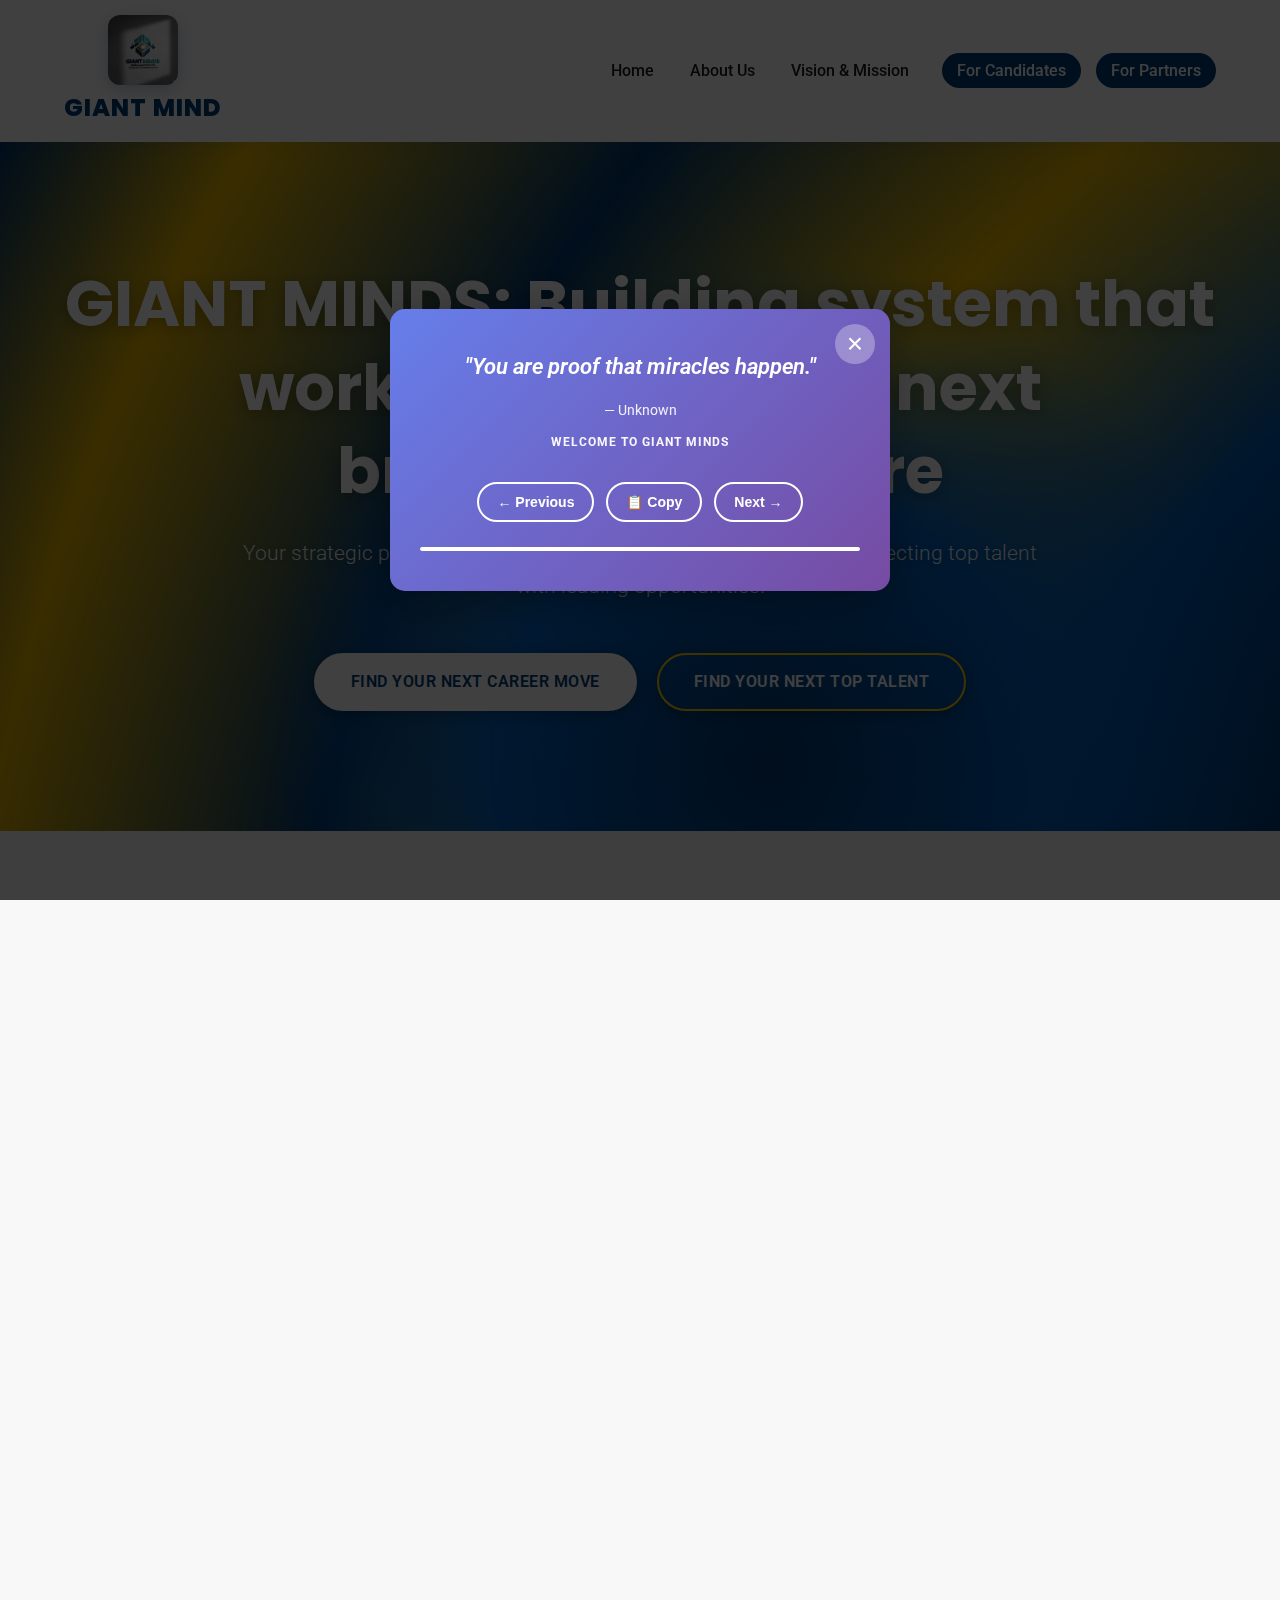
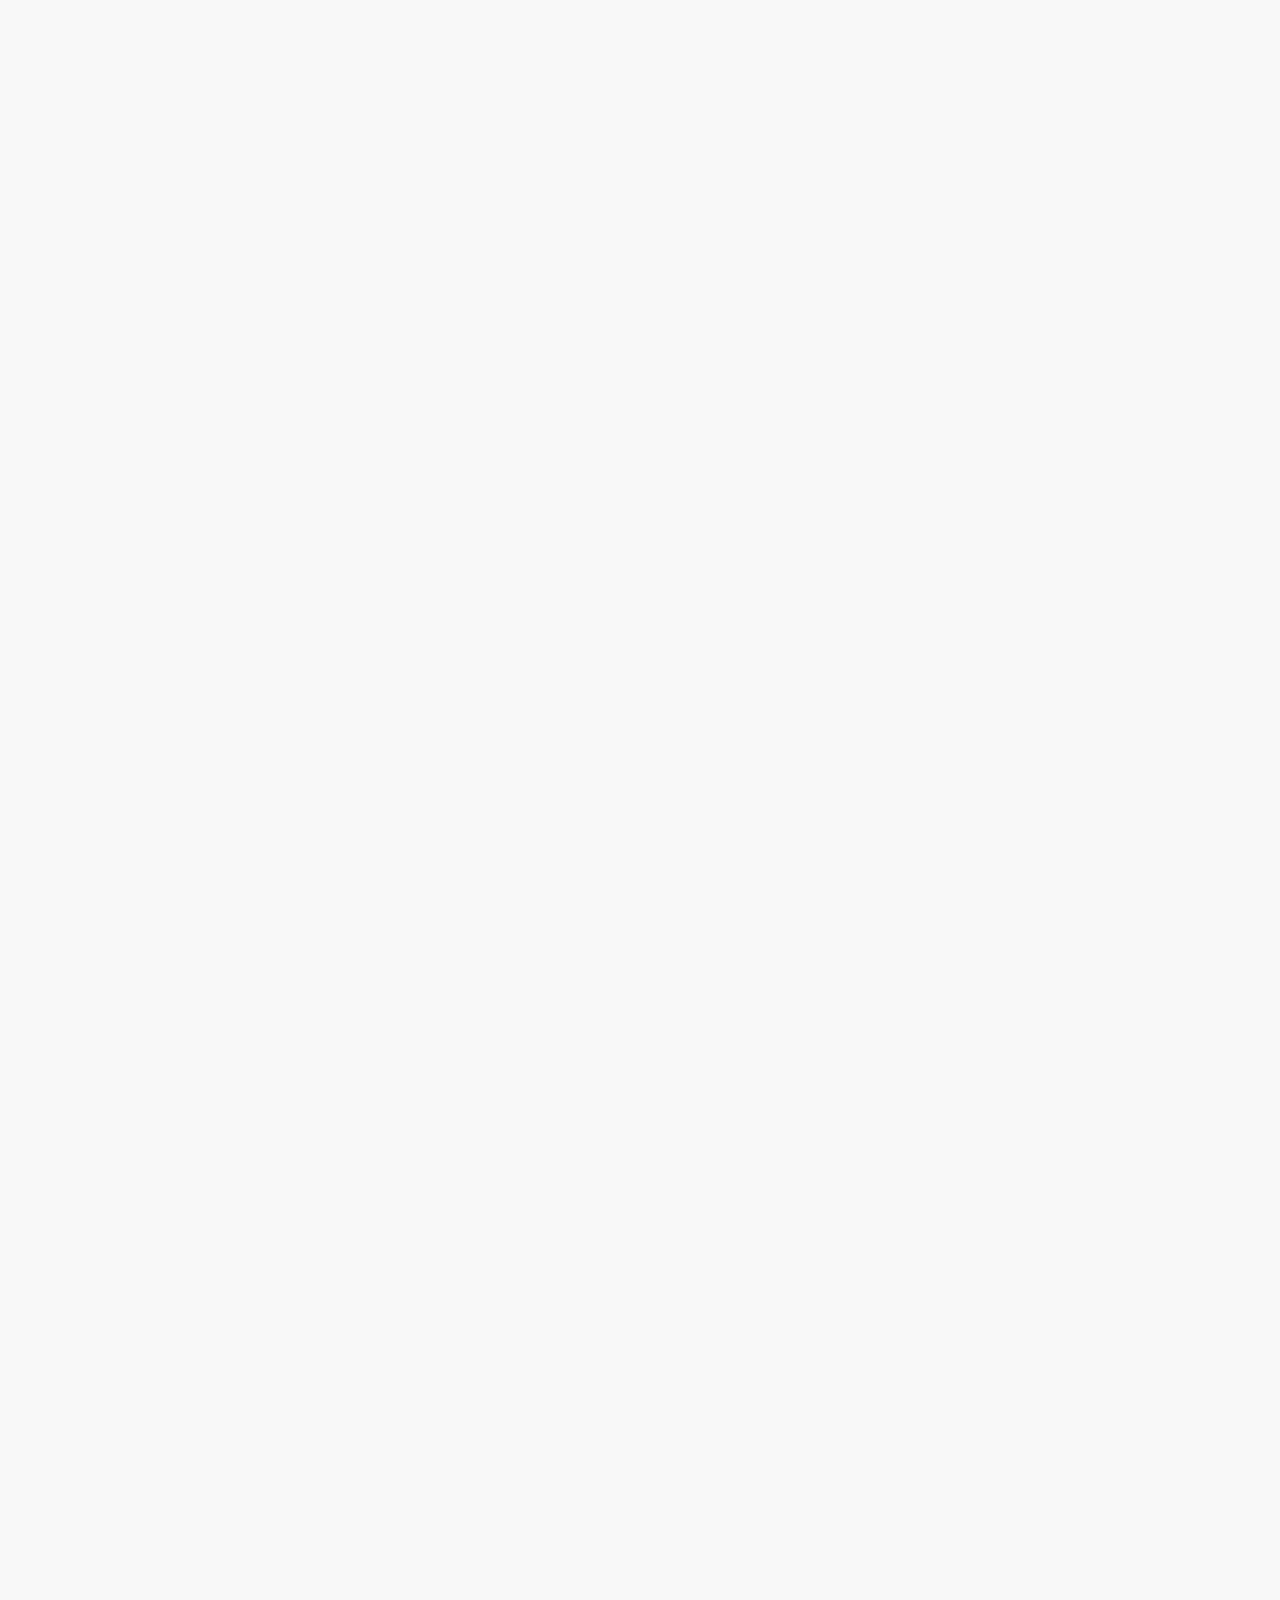
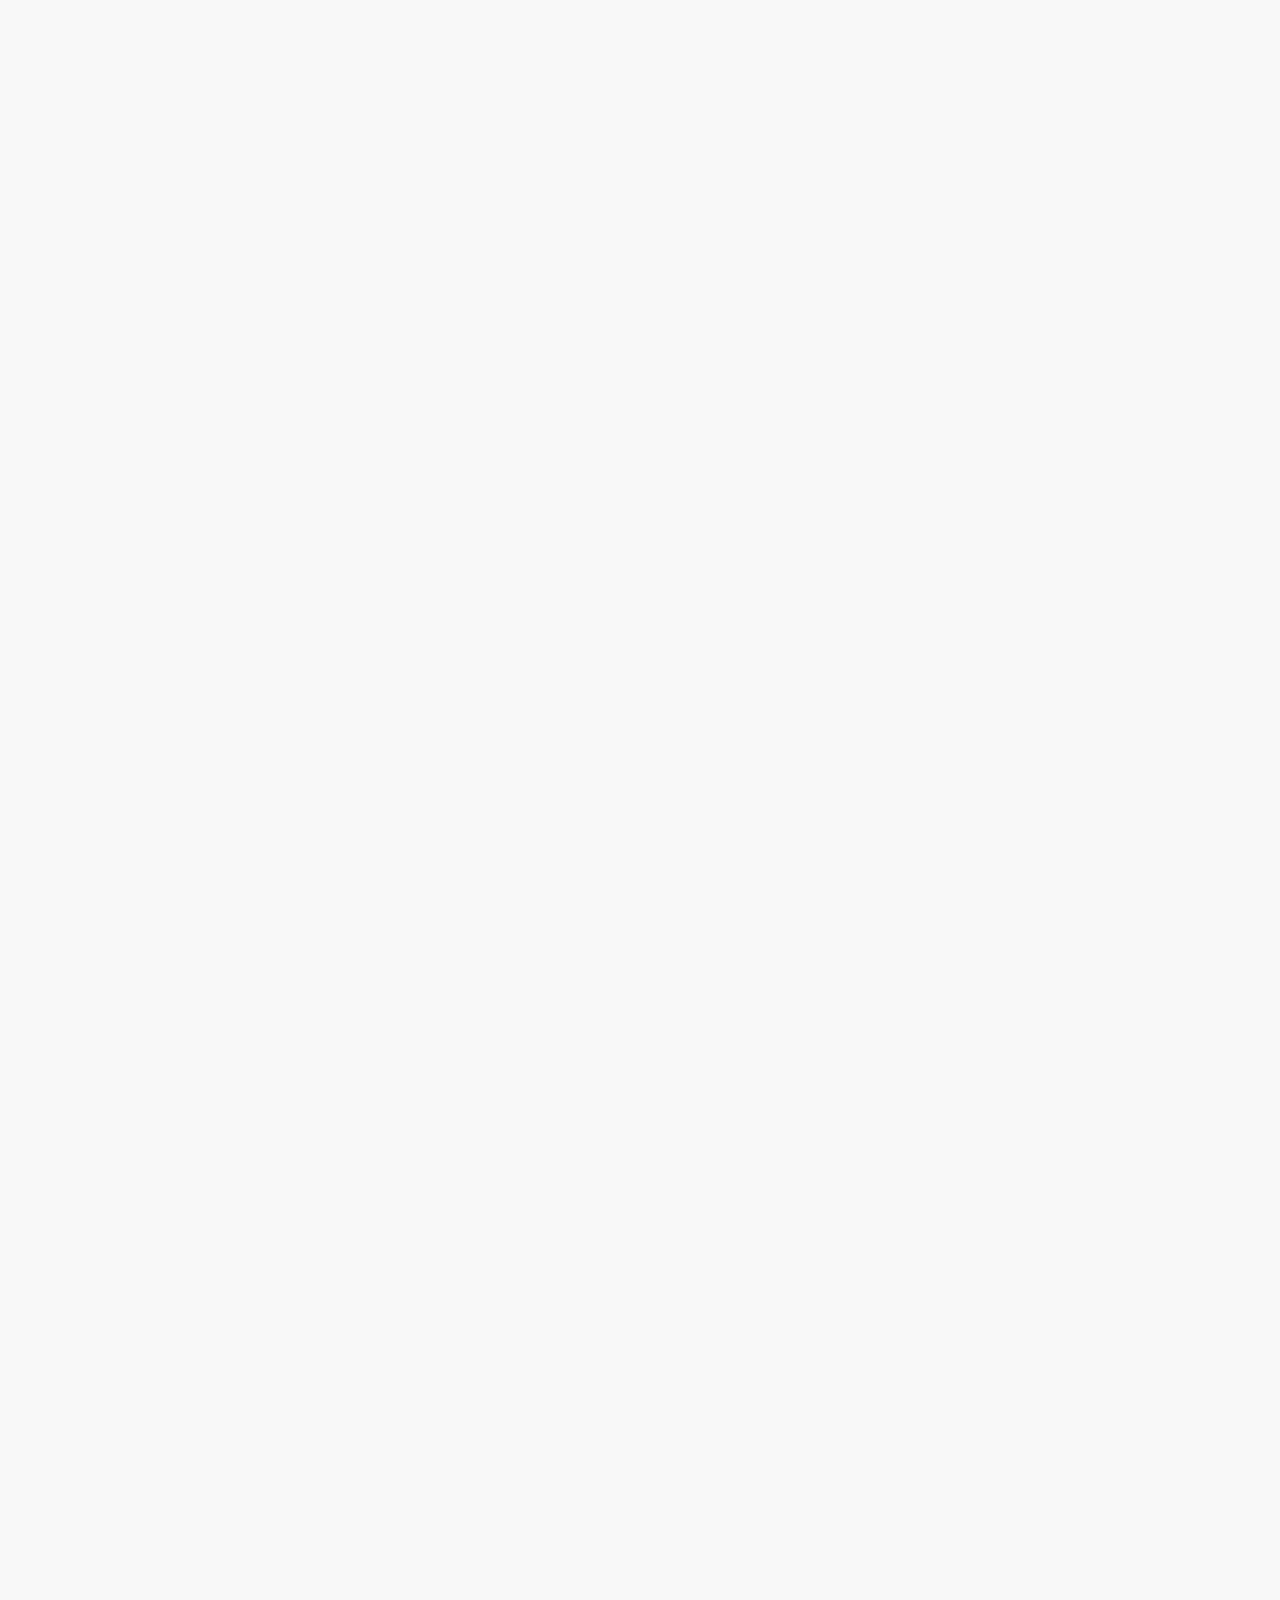
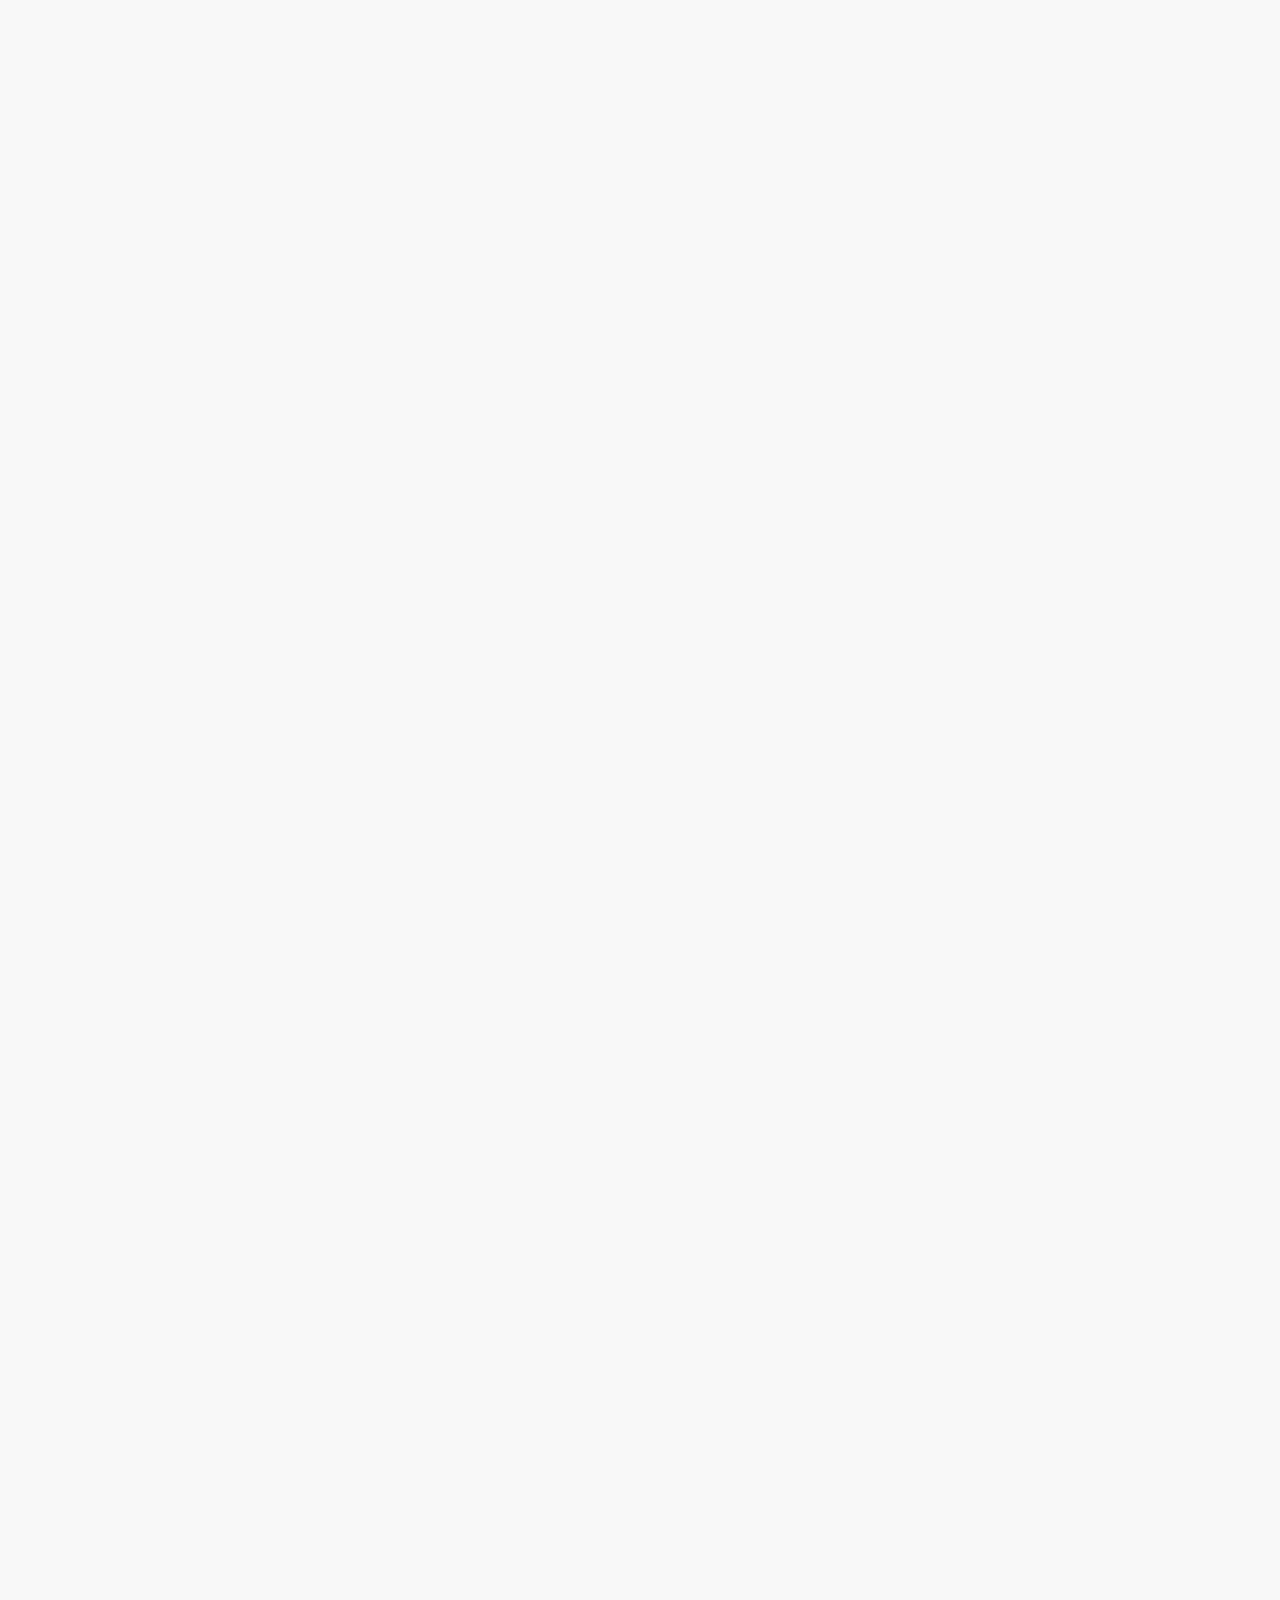
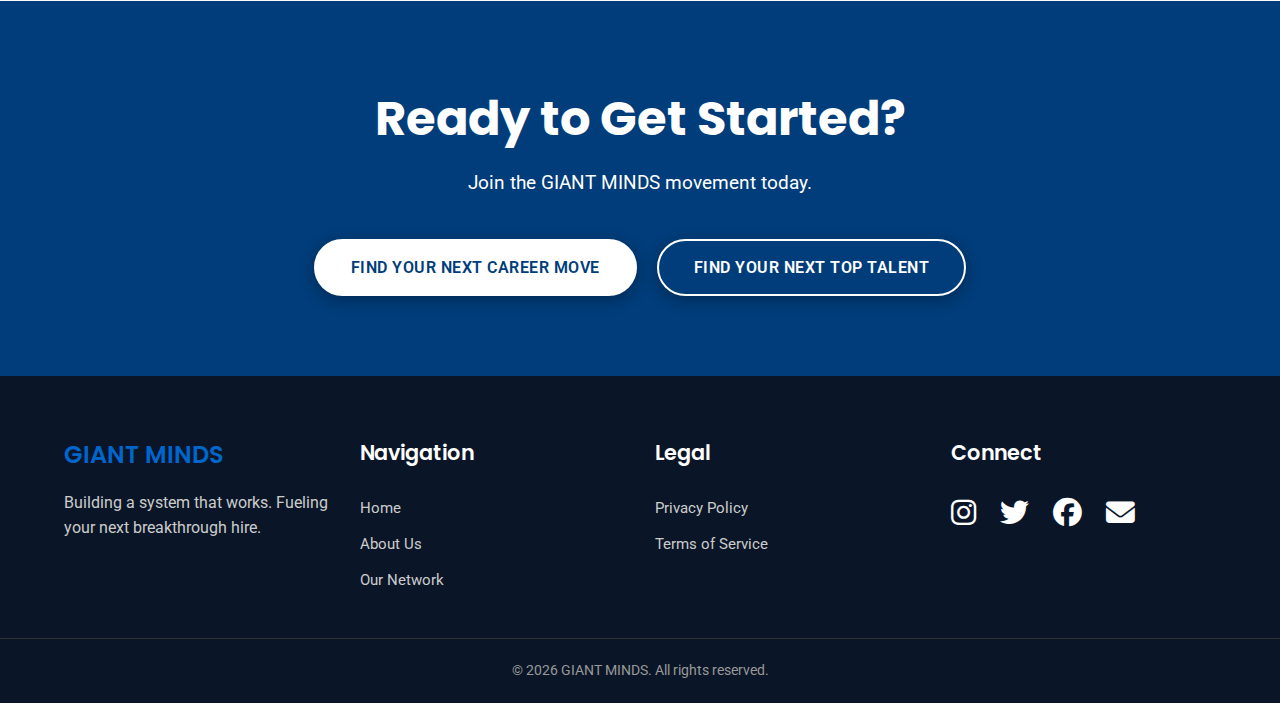
<file: index.html>
<!DOCTYPE html>
<html lang="en">
  <head>
    <meta charset="UTF-8" />
    <meta name="viewport" content="width=device-width, initial-scale=1.0" />
    <title>GIANT MINDS: Fueling Your Breakthrough Hire & Career</title>
    <link rel="stylesheet" href="style.css" />
    <link
      href="https://fonts.googleapis.com/css2?family=Poppins:wght@400;600;700&family=Roboto:wght@300;400;500&display=swap"
      rel="stylesheet"
    />
    <link
      rel="stylesheet"
      href="https://cdnjs.cloudflare.com/ajax/libs/font-awesome/6.5.1/css/all.min.css"
    />
  </head>
  <body>
    <header class="navbar">
      <div class="container">
        <nav id="main-nav">
          <ul>
            <li><a href="index.html#hero">Home</a></li>
            <li><a href="about.html">About Us</a></li>
            <li><a href="vision-mission.html">Vision & Mission</a></li>
            <li>
              <a href="contact-candidate.html" class="cta-link">For Candidates</a>
            </li>
            <li>
              <a href="contact-partner.html" class="cta-link">For Partners</a>
            </li>
          </ul>
        </nav>
        <a href="index.html" class="logo">
          <div class="logo-container">
            <img src="images/logo.jpg" alt="GIANT MINDS Logo" class="logo-image" />
            <span class="logo-text">Giant Mind</span>
          </div>
        </a>

        <button
          class="hamburger"
          aria-expanded="false"
          aria-controls="main-nav"
        >
          <span class="bar"></span>
          <span class="bar"></span>
          <span class="bar"></span>
        </button>
      </div>
    </header>

    <section id="hero" class="hero">
      <div class="container">
        <h2>GIANT MINDS: Building system that works. Fueling your next breakthrough hire</h2>
        <p>
          Your strategic partner in
          <strong>Job Placement & Career Development</strong>, connecting top
          talent with leading opportunities.
        </p>
        <div class="cta-group">
          <a href="contact-candidate.html" class="cta-button primary-cta"
            >Find Your Next Career Move</a
          >
          <a href="contact-partner.html" class="cta-button secondary-cta"
            >Find Your Next Top Talent</a
          >
        </div>
      </div>
    </section>

    <section id="about" class="section dark-bg">
      <div class="container">
        <h3>At the Heart of Talent & Opportunity</h3>
        <p class="intro-text">
          GIANT MINDS coordinates the seamless flow of talent, ensuring every
          candidate meets the specific needs of employer partners. We rigorously
          vet individuals and uphold the highest standards across all our
          services.
        </p>

        <div class="features">
          <div class="feature-card">
            <div class="card-icon-wrapper">
              <i class="fas fa-handshake"></i>
            </div>
            <h4>Talent Curation</h4>
            <p>
              Rigorously vetting candidates to ensure they meet specific
              employer needs.
            </p>
          </div>
          <div class="feature-card">
            <div class="card-icon-wrapper">
              <i class="fas fa-certificate"></i>
            </div>
            <h4>Standardization of Quality</h4>
            <p>
              Setting and maintaining high standards for training, mentorship,
              and placement.
            </p>
          </div>
        </div>
        <div class="diagram-placeholder">
          <p>
            GIANT MINDS Coordinating the flow of talent between training
            partners and employer partners.
          </p>
        </div>
      </div>
    </section>

    <section id="vision-mission" class="section">
      <div class="container">
        <h3>Our Drive & Aim</h3>
        <p class="intro-text">
          Discover the core values and aspirations driving GIANT MINDS forward.
        </p>
        <div class="carousel-container">
          <div class="carousel-wrapper">
            <div class="carousel-track" id="carouselTrack">
              <div class="carousel-slide">
                <div class="carousel-content">
                  <h4>Our Drive</h4>
                  <p>
                    To build a world where every talented individual has access
                    to breakthrough opportunities, and every employer can find
                    the perfect fit for their needs through a trusted, vetted
                    network of excellence.
                  </p>
                </div>
              </div>
              <div class="carousel-slide">
                <div class="carousel-content">
                  <h4>Our Aim</h4>
                  <p>
                    GIANT MINDS is committed to revolutionizing talent placement
                    and career development by creating seamless connections
                    between candidates, employers, and training partners through
                    rigorous curation and standardized quality.
                  </p>
                </div>
              </div>
              <div class="carousel-slide">
                <div class="carousel-content">
                  <h4>Our Purpose</h4>
                  <p>
                    We exist to unlock human potential and drive meaningful growth—for
                    individuals seeking career advancement and organizations seeking
                    exceptional talent to fuel their success.
                  </p>
                </div>
              </div>
            </div>
            <button class="carousel-btn prev" id="carouselPrev">
              <i class="fas fa-chevron-left"></i>
            </button>
            <button class="carousel-btn next" id="carouselNext">
              <i class="fas fa-chevron-right"></i>
            </button>
          </div>
          <div class="carousel-dots">
            <span class="dot active" data-slide="0"></span>
            <span class="dot" data-slide="1"></span>
            <span class="dot" data-slide="2"></span>
          </div>
        </div>
        <div style="text-align: center; margin-top: 40px;">
          <a href="vision-mission.html" class="cta-button primary-cta">
            Learn More About Us
          </a>
        </div>
      </div>
    </section>

    <section id="network" class="section">
      <div class="container">
        <h3>Our Powerful Network: The Spokes</h3>
        <p class="intro-text">
          The vetted network powering our system, providing jobs, skills, and
          guidance through strategic partnerships.
        </p>

        <div class="spokes-grid">
          <div class="spoke-card">
            <i class="fas fa-building"></i>
            <h4>Employer Companies</h4>
            <p>
              Our partners who commit to hiring our candidates and provide
              specific job requirements.
            </p>
          </div>
          <div class="spoke-card">
            <i class="fas fa-graduation-cap"></i>
            <h4>Training Institutions</h4>
            <p>
              Providers of specialized certification and skill development
              programs.
            </p>
          </div>
          <div class="spoke-card">
            <i class="fas fa-user-tie"></i>
            <h4>Mentors & Experts</h4>
            <p>
              Individuals who provide high-level career guidance and interview
              preparation.
            </p>
          </div>
        </div>
      </div>
    </section>

    <!-- Testimonials Section -->
    <section id="testimonials" class="section dark-bg">
      <div class="container">
        <h3>What Our Clients Say</h3>
        <p class="intro-text">
          Hear from candidates and employers who have experienced the GIANT MINDS difference.
        </p>
        <div class="testimonials-carousel-container">
          <div class="testimonials-carousel-wrapper">
            <div class="testimonials-track" id="testimonialsTrack">
              <div class="testimonial-slide">
                <div class="testimonial-content">
                  <p class="testimonial-text">
                    "GIANT MINDS completely transformed my career journey. The personalized mentorship and access to quality job opportunities helped me land my dream role. The team's dedication to vetting candidates is unmatched!"
                  </p>
                  <p class="testimonial-author">— Sarah Johnson, Career Advancement Candidate</p>
                </div>
              </div>
              <div class="testimonial-slide">
                <div class="testimonial-content">
                  <p class="testimonial-text">
                    "As an employer, finding pre-vetted talent has been a game-changer for our hiring process. GIANT MINDS significantly reduced our recruitment timeline and we've hired exceptional candidates who are thriving in our organization."
                  </p>
                  <p class="testimonial-author">— Michael Chen, HR Director, Tech Company</p>
                </div>
              </div>
              <div class="testimonial-slide">
                <div class="testimonial-content">
                  <p class="testimonial-text">
                    "The standardization and quality control that GIANT MINDS brings to the placement process is exactly what the industry needed. Their system truly works, connecting the right people with the right opportunities."
                  </p>
                  <p class="testimonial-author">— Dr. Aisha Patel, Training Institution Director</p>
                </div>
              </div>
            </div>
            <button class="carousel-btn prev" id="testimonialsPrev">
              <i class="fas fa-chevron-left"></i>
            </button>
            <button class="carousel-btn next" id="testimonialsNext">
              <i class="fas fa-chevron-right"></i>
            </button>
          </div>
          <div class="carousel-dots">
            <span class="dot active" data-testimonial="0"></span>
            <span class="dot" data-testimonial="1"></span>
            <span class="dot" data-testimonial="2"></span>
          </div>
        </div>
      </div>
    </section>

    <section class="section">
      <div class="container benefit-split">
        <div class="benefit-col">
          <h3 class="red-text">For Candidates: Your Path to Success</h3>
          <ul class="benefit-list">
            <li>
              <i class="fas fa-briefcase"></i>
              <strong>Access to Top Jobs:</strong> Connect with leading
              companies committed to hiring.
            </li>
            <li>
              <i class="fas fa-book-open"></i>
              <strong>Quality Training:</strong> Access specialized programs
              from accredited institutions.
            </li>
            <li>
              <i class="fas fa-users"></i>
              <strong>Expert Mentorship:</strong> Receive high-level career
              guidance and interview prep.
            </li>
          </ul>
        </div>
        <div class="benefit-col">
          <h3 class="red-text">For Employers: Superior Talent, Simplified</h3>
          <ul class="benefit-list">
            <li>
              <i class="fas fa-search-dollar"></i>
              <strong>Pre-Vetted Talent:</strong> Access a rigorously screened
              database of qualified candidates.
            </li>
            <li>
              <i class="fas fa-tachometer-alt"></i>
              <strong>Reduced Hiring Time:</strong> Streamline your recruitment
              process and save valuable time.
            </li>
            <li>
              <i class="fas fa-chart-line"></i>
              <strong>Strategic Partnership:</strong> Become a key 'Spoke' in a
              system that works for you.
            </li>
          </ul>
        </div>
      </div>
    </section>

    <!-- Meet Our Team Section -->
    <section id="team" class="section dark-bg">
      <div class="container">
        <h3>Meet Our Leadership</h3>
        <p class="intro-text">
          Meet the visionary founders driving GIANT MINDS forward.
        </p>

        <div class="team-grid team-founders">
          <!-- Founder 1 -->
          <div class="team-member">
            <div class="member-image-wrapper">
              <img src="images/founder.jpg" alt="Idris Yusuf Snipes" class="member-image" />
              <div class="member-overlay">
                <div class="member-info">
                  <p class="member-bio"><strong>B.O.Y. (Bonzer B. O. Y.)</strong><br><strong>Foundation:</strong> Architectural Technology<br><strong>Key Skills:</strong> Concept & Content Generator, Team Building, Critical Decision Making, Perseverance, Initiative<br><strong>Core Ambition:</strong> Cultivating creativity to drive ambitious business ventures<br><br><strong>Leadership Philosophy:</strong> Strong advocate for Team Spirit and Collaboration. Excels in building and leading groups toward shared goals, making high-quality critical decisions, embodying patience and strategic thinking, and building businesses from the ground up.<br><br><strong>The Grand Initiative - Jeante Movement Tower:</strong> Development of a multinational conglomerate by assembling a team of Giant Minds who share the aspiration for financial freedom.</p>
                  <div class="member-contact">
                    <a href="mailto:idris@giantminds.com"><i class="fas fa-envelope"></i></a>
                    <a href="https://linkedin.com" target="_blank"><i class="fab fa-linkedin"></i></a>
                  </div>
                </div>
              </div>
            </div>
            <h4>Idris Yusuf Snipes</h4>
            <p class="member-position">Founder & Chief Strategist and Visionary Officer</p>
          </div>

          <!-- Founder 2 -->
          <div class="team-member">
            <div class="member-image-wrapper">
              <img src="images/talent-officer.jpg" alt="Muhammed Isiaku Hafsat" class="member-image" />
              <div class="member-overlay">
                <div class="member-info">
                  <p class="member-bio"><strong>Haffy</strong><br><strong>Foundation:</strong> Agriculture<br><strong>Key Skills:</strong> Designing & Managing Proprietary 4-Step Quality Control & Vetting System<br><strong>Core Ambition:</strong> Building and maintaining a high-quality database of pre-vetted professionals<br><br><strong>Leadership Philosophy:</strong> Firm believer in Community First, where collaboration and shared vision drive results. Leadership is rooted in Servant Leadership, empowering and supporting team excellence. Taps into Resilience to find creative solutions to challenges.<br><br><strong>Strategy:</strong> Cultivating a community of excellence with fellow founders of Giant Minds, driving collective growth and innovation.</p>
                  <div class="member-contact">
                    <a href="mailto:muhammed@giantminds.com"><i class="fas fa-envelope"></i></a>
                    <a href="https://linkedin.com" target="_blank"><i class="fab fa-linkedin"></i></a>
                  </div>
                </div>
              </div>
            </div>
            <h4>Muhammed Isiaku Hafsat</h4>
            <p class="member-position">Co-Founder, Chief Talent Officer</p>
          </div>

          <!-- Team Member 3 - Chief Learning Officer -->
          <div class="team-member">
            <div class="member-image-wrapper">
              <img src="images/learning officer.jpeg" alt="Abdulrasheed Yusuf" class="member-image" />
              <div class="member-overlay">
                <div class="member-info">
                  <p class="member-bio"><strong>Abdulrasheed Yusuf (MC dafcon)</strong><br><strong>Foundation:</strong> Environmental Science Management<br><strong>Key Skills:</strong> Mutual Elevation and value delivery through teachings to candidates<br><strong>Core Ambition:</strong> Designing training and skills programs through value teachings and make sure the curriculum is relevant to current market and give candidates right mindset<br><br><strong>Leadership and Team Physiology:</strong> Strong believer in the community first and believe in working with a team to achieve a common goal, giving all and no compromising and will lead by example and also be a problem solver in making the community and the world an awesome place by leaving legacy behind.<br><br><strong>Strategy:</strong> First obeying the rules and regulations to make giant minds a better place and working with other team members passionately to achieve our common goal.</p>
                  <div class="member-contact">
                    <a href="mailto:abdulrasheed@giantminds.com"><i class="fas fa-envelope"></i></a>
                    <a href="https://linkedin.com" target="_blank"><i class="fab fa-linkedin"></i></a>
                  </div>
                </div>
              </div>
            </div>
            <h4>Abdulrasheed Yusuf</h4>
            <p class="member-position">Co-Founder, Chief Learning Officer</p>
          </div>

          <!-- Team Member 4 - Co-Founder/Chief Security Officer -->
          <div class="team-member">
            <div class="member-image-wrapper">
              <img src="images/security-officer.jpeg" alt="Adukwu Endurance Attah" class="member-image" />
              <div class="member-overlay">
                <div class="member-info">
                  <p class="member-bio"><strong>Adukwu Endurance Attah</strong><br><strong>Vision Core Identity and Expertise Foundation:</strong> SSCE and passion for security expertise<br><strong>Key Focus:</strong> Incident response and crisis management<br><br><strong>Incident Response:</strong> Incident response is like having a fire drill for cyber threats. You gotta be prepared, respond fast, and minimize damage. Key steps: Preparation (Have a plan, team, and tools ready), Identification (Detect and analyze the incident), Containment (Limit the damage and prevent spread), Eradication (Remove the threat), Recovery (Restore systems and data), Post-incident (Review, learn, and improve)<br><br><strong>Crisis Management:</strong> Broader approach handling the bigger picture - Communication strategies for stakeholders, media, and customers; Business continuity and disaster recovery; Stakeholder management<br><br><strong>Strategy:</strong> Team work to the Giant Minds then we achieve our goals.</p>
                  <div class="member-contact">
                    <a href="mailto:adukwu@giantminds.com"><i class="fas fa-envelope"></i></a>
                    <a href="https://linkedin.com" target="_blank"><i class="fab fa-linkedin"></i></a>
                  </div>
                </div>
              </div>
            </div>
            <h4>Adukwu Endurance Attah</h4>
            <p class="member-position">Co-Founder / Chief Security Officer</p>
          </div>
        </div>

        <div style="text-align: center; margin-top: 40px;">
          <a href="vision-mission.html#full-team" class="cta-button primary-cta">
            See More Team Members
          </a>
        </div>
      </div>
    </section>

    <!-- Testimonials Section -->
    <section id="testimonials" class="section testimonials-section">
      <div class="container">
        <h3>Success Stories from Our Community</h3>
        <p class="intro-text">
          Hear from candidates and partners who have transformed their careers and growth through GIANT MINDS.
        </p>

        <div class="testimonials-grid">
          <!-- Testimonial 1 - Candidate -->
          <div class="testimonial-card">
            <div class="testimonial-header">
              <div class="testimonial-avatar">
                <i class="fas fa-user-circle"></i>
              </div>
              <div class="testimonial-author">
                <h4>Chinedu Okonkwo</h4>
                <p class="testimonial-role">Software Engineer</p>
              </div>
            </div>
            <div class="testimonial-body">
              <p class="testimonial-text">
                "GIANT MINDS didn't just help me find a job—they helped me find the right fit. The vetting process was thorough, and the team genuinely cared about matching my skills with an opportunity that aligned with my career goals. Within 3 months, I'm thriving in a role I love!"
              </p>
              <div class="testimonial-rating">
                <i class="fas fa-star"></i>
                <i class="fas fa-star"></i>
                <i class="fas fa-star"></i>
                <i class="fas fa-star"></i>
                <i class="fas fa-star"></i>
              </div>
            </div>
          </div>

          <!-- Testimonial 2 - Partner/Employer -->
          <div class="testimonial-card">
            <div class="testimonial-header">
              <div class="testimonial-avatar">
                <i class="fas fa-user-tie"></i>
              </div>
              <div class="testimonial-author">
                <h4>Aisha Mohammed</h4>
                <p class="testimonial-role">HR Director, Tech Startup</p>
              </div>
            </div>
            <div class="testimonial-body">
              <p class="testimonial-text">
                "We've partnered with GIANT MINDS for over a year now, and the quality of candidates they've provided has been exceptional. Their standardized vetting process ensures we're getting pre-qualified talent. It's transformed our hiring process and saved us significant time and resources."
              </p>
              <div class="testimonial-rating">
                <i class="fas fa-star"></i>
                <i class="fas fa-star"></i>
                <i class="fas fa-star"></i>
                <i class="fas fa-star"></i>
                <i class="fas fa-star"></i>
              </div>
            </div>
          </div>

          <!-- Testimonial 3 - Candidate Success -->
          <div class="testimonial-card">
            <div class="testimonial-header">
              <div class="testimonial-avatar">
                <i class="fas fa-user-check"></i>
              </div>
              <div class="testimonial-author">
                <h4>Tunde Oluwaseun</h4>
                <p class="testimonial-role">Product Manager</p>
              </div>
            </div>
            <div class="testimonial-body">
              <p class="testimonial-text">
                "The training and mentorship I received through GIANT MINDS's Chief Learning Officer was invaluable. They prepared me not just with technical skills, but with the right mindset for success. I landed my dream role and feel equipped to excel. Highly recommend!"
              </p>
              <div class="testimonial-rating">
                <i class="fas fa-star"></i>
                <i class="fas fa-star"></i>
                <i class="fas fa-star"></i>
                <i class="fas fa-star"></i>
                <i class="fas fa-star"></i>
              </div>
            </div>
          </div>
        </div>
      </div>
    </section>

    <section id="contact-ctas" class="final-cta-section">
      <div class="container">
        <h2>Ready to Get Started?</h2>
        <p>Join the GIANT MINDS movement today.</p>
        <div class="cta-group">
          <a href="contact-candidate.html" class="cta-button primary-cta"
            >Find Your Next Career Move</a
          >
          <a href="contact-partner.html" class="cta-button secondary-cta"
            >Find Your Next Top Talent</a
          >
        </div>
      </div>
    </section>

    <footer class="footer">
      <div class="container">
        <div class="footer-grid">
          <div class="footer-col logo-info">
            <h4 class="logo">GIANT MINDS</h4>
            <p>
              Building a system that works. Fueling your next breakthrough hire.
            </p>
          </div>
          <div class="footer-col">
            <h4>Navigation</h4>
            <ul>
              <li><a href="#hero">Home</a></li>
              <li><a href="#about">About Us</a></li>
              <li><a href="#network">Our Network</a></li>
            </ul>
          </div>
          <div class="footer-col">
            <h4>Legal</h4>
            <ul>
              <li><a href="#">Privacy Policy</a></li>
              <li><a href="#">Terms of Service</a></li>
            </ul>
          </div>
          <div class="footer-col social-links">
            <h4>Connect</h4>
            <a href="https://www.instagram.com/7giantminds/" target="_blank" rel="noopener noreferrer"><i class="fab fa-instagram"></i></a>
            <a href="https://x.com/7GiantMinds" target="_blank" rel="noopener noreferrer"><i class="fab fa-twitter"></i></a>
            <a href="https://web.facebook.com/profile.php?id=61585735345039" target="_blank" rel="noopener noreferrer"><i class="fab fa-facebook"></i></a>
            <a href="mailto:giantminds3@gmail.com"><i class="fas fa-envelope"></i></a>
          </div>
        </div>
      </div>
      <div class="copyright">
        <p>&copy; <span id="year"></span> GIANT MINDS. All rights reserved.</p>
      </div>
    </footer>

    <!-- Quotes Feature Scripts -->
    <script src="quotes-data.js"></script>
    <script src="quotes-popup.js"></script>
    <script src="time-quote-selector.js"></script>
    <script src="session-tracker.js"></script>
    
    <script src="script.js"></script>
  </body>
</html>
</file>
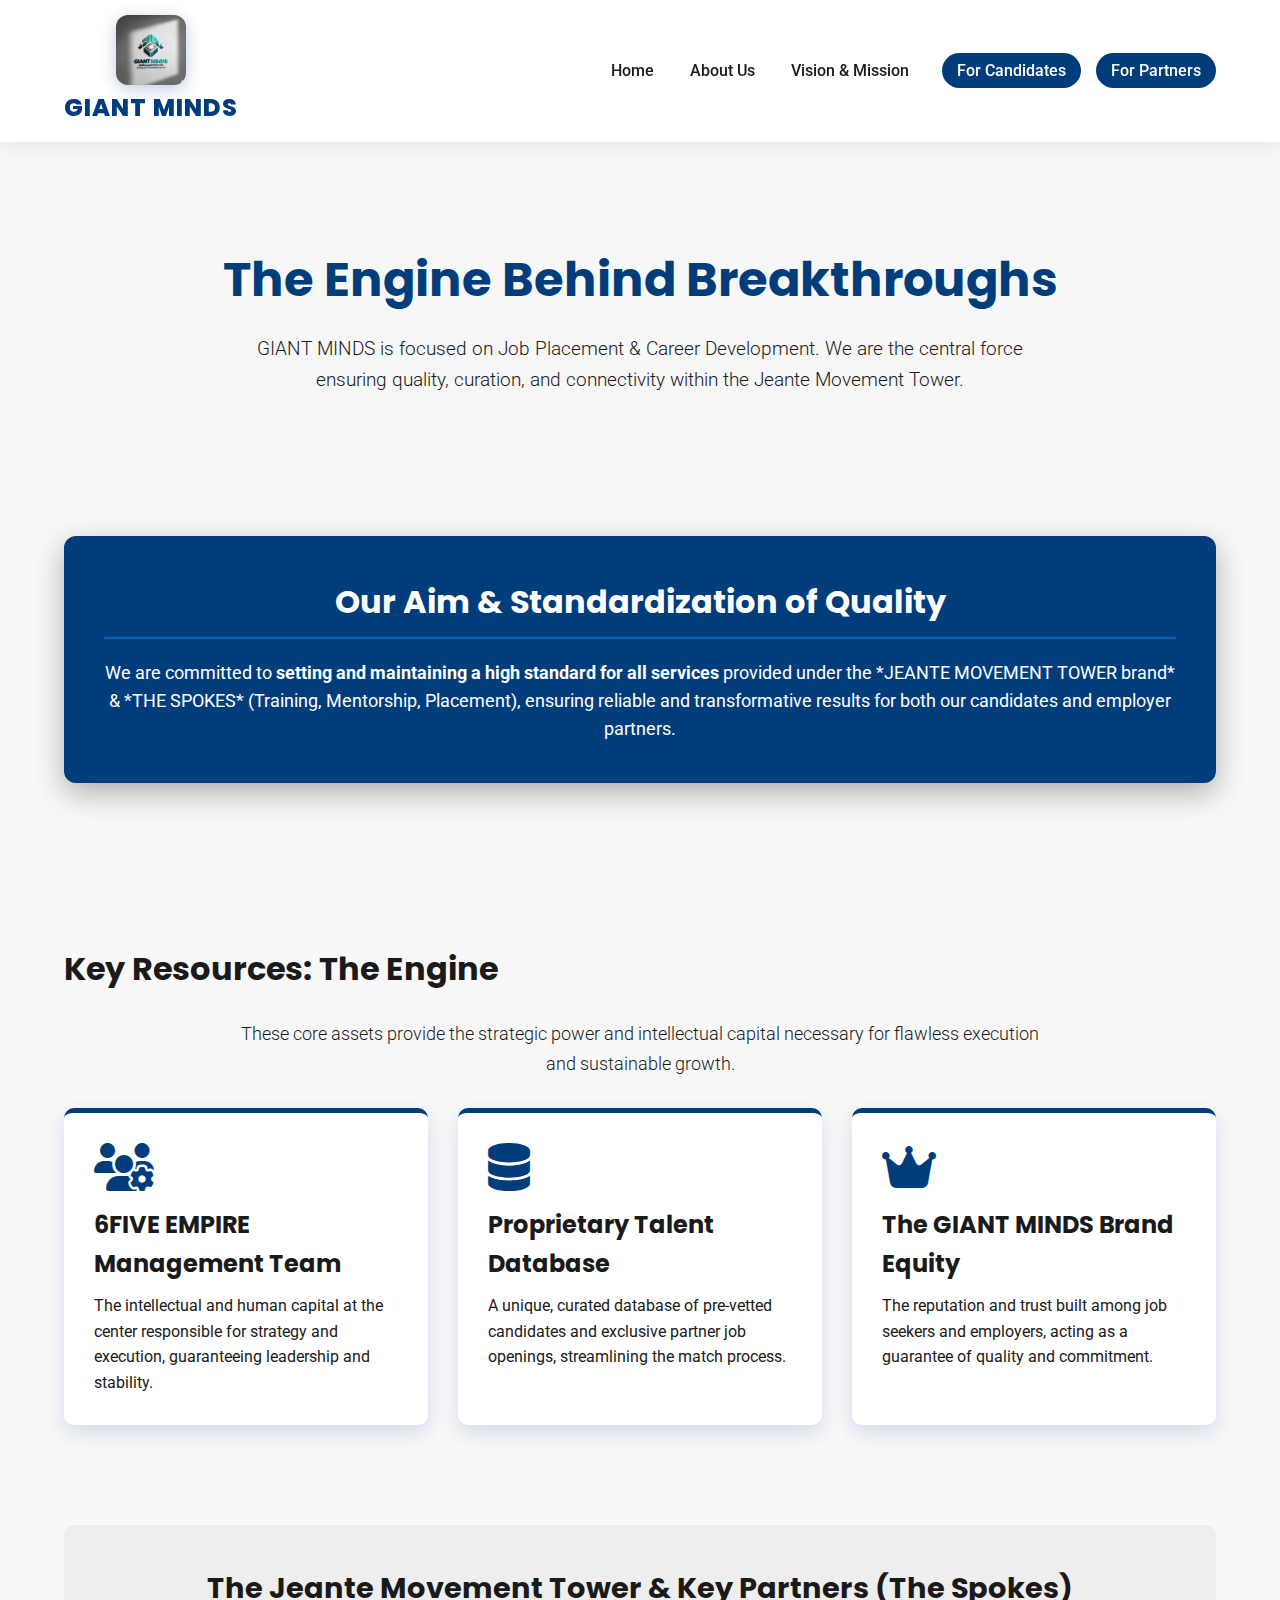
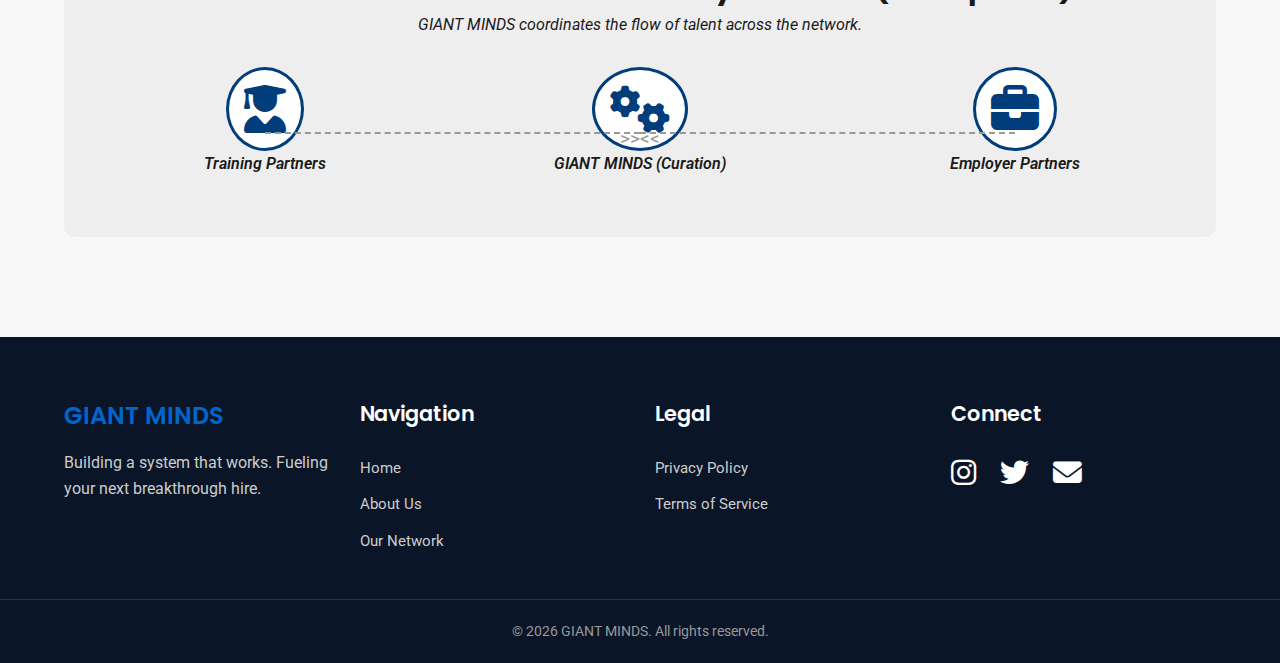
<file: about.html>
<!DOCTYPE html>
<html lang="en">
  <head>
    <meta charset="UTF-8" />
    <meta name="viewport" content="width=device-width, initial-scale=1.0" />
    <title>About Giant Minds Enterprise: Our Aim & The Engine</title>
    <link rel="stylesheet" href="style.css" />
    <!-- Import Modern Google Fonts -->
    <link
      href="https://fonts.googleapis.com/css2?family=Poppins:wght@400;600;700&family=Roboto:wght@300;400;500&display=swap"
      rel="stylesheet"
    />
    <!-- Using Font Awesome for icons -->
    <link
      rel="stylesheet"
      href="https://cdnjs.cloudflare.com/ajax/libs/font-awesome/6.5.1/css/all.min.css"
    />

    <style>
      /* Specific Styles for About Page */
      .page-hero {
        background-color: #f7f7f7;
        padding: 100px 0 50px;
        text-align: center;
      }
      .page-hero h2 {
        margin-bottom: 15px;
        color: var(--color-primary);
      }
      .page-hero p {
        font-size: 1.2em;
        color: var(--color-text-dark);
        max-width: 800px;
        margin: 0 auto 40px;
        font-weight: 300;
      }

      .content-block {
        padding: 50px 0;
      }
      .content-block h3 {
        text-align: left;
        margin-bottom: 25px;
        color: var(--color-text-dark);
        font-size: 2em;
      }

      /* Mission/Vision Box */
      .mission-box {
        background-color: var(--color-primary);
        color: var(--color-white);
        padding: 40px;
        border-radius: 12px;
        margin-bottom: 60px;
        box-shadow: 0 10px 30px rgba(0, 0, 0, 0.3);
      }
      .mission-box h3 {
        color: var(--color-white);
        text-align: center;
        border-bottom: 2px solid var(--color-secondary);
        padding-bottom: 10px;
        margin-bottom: 20px;
      }
      .mission-box p {
        font-size: 1.1em;
        text-align: center;
      }

      /* Key Resources (The Engine) Grid */
      .resource-grid {
        display: grid;
        grid-template-columns: repeat(auto-fit, minmax(300px, 1fr));
        gap: 30px;
      }
      .resource-card {
        background: var(--color-white);
        padding: 30px;
        border-radius: 10px;
        box-shadow: var(--box-shadow-card);
        border-top: 5px solid var(--color-primary);
        transition: transform 0.3s ease;
      }
      .resource-card:hover {
        transform: translateY(-5px);
      }
      .resource-card i {
        font-size: 3em;
        color: var(--color-primary);
        margin-bottom: 15px;
      }
      .resource-card h4 {
        font-size: 1.5em;
        margin-bottom: 10px;
      }

      /* Jeante Movement Tower Diagram */
      .tower-diagram {
        text-align: center;
        padding: 40px;
        background-color: #eee;
        border-radius: 10px;
        margin-bottom: 50px;
      }
      .tower-diagram h4 {
        font-size: 1.8em;
        color: var(--color-text-dark);
      }
      .tower-diagram p {
        margin-bottom: 20px;
        font-style: italic;
      }
      .tower-diagram .icon-flow {
        display: flex;
        justify-content: space-between;
        align-items: center;
        margin-top: 30px;
        position: relative;
      }
      .tower-diagram .icon-flow > div {
        width: 30%;
        text-align: center;
      }
      .tower-diagram .flow-icon {
        font-size: 3em;
        color: var(--color-primary);
        border: 3px solid var(--color-primary);
        border-radius: 50%;
        padding: 15px;
        background-color: var(--color-white);
      }
      .tower-diagram .arrow {
        position: absolute;
        width: 35%;
        left: 15%;
        top: 50%;
        border-top: 2px dashed #999;
        z-index: 1;
      }
      .tower-diagram .arrow::after {
        content: ">>";
        position: absolute;
        right: 0;
        top: -10px;
        color: #999;
        font-size: 1.2em;
      }
      .tower-diagram .arrow.reverse {
        left: 50%;
        width: 35%;
        border-top: 2px dashed #999;
      }
      .tower-diagram .arrow.reverse::after {
        content: "<<";
        left: 0;
        right: auto;
      }

      @media (max-width: 768px) {
        .tower-diagram .icon-flow {
          flex-direction: column;
        }
        .tower-diagram .icon-flow > div {
          width: 100%;
          margin-bottom: 20px;
        }
        .tower-diagram .arrow,
        .tower-diagram .arrow.reverse {
          display: none;
        }
      }
    </style>
  </head>
  <body>
    <!-- 1. Navigation Bar (Identical to Index) -->
    <header class="navbar">
      <div class="container">
        <nav id="main-nav">
          <ul>
            <li><a href="index.html#hero">Home</a></li>
            <li><a href="about.html">About Us</a></li>
            <li><a href="vision-mission.html">Vision & Mission</a></li>
            <li>
              <a href="contact-candidate.html" class="cta-link">For Candidates</a>
            </li>
            <li>
              <a href="contact-partner.html" class="cta-link">For Partners</a>
            </li>
          </ul>
        </nav>
        <a href="index.html" class="logo">
          <div class="logo-container">
            <img src="images/logo.jpg" alt="GIANT MINDS Logo" class="logo-image" />
            <span class="logo-text">Giant Minds</span>
          </div>
        </a>

        <button
          class="hamburger"
          aria-expanded="false"
          aria-controls="main-nav"
        >
          <span class="bar"></span>
          <span class="bar"></span>
          <span class="bar"></span>
        </button>
      </div>
    </header>

    <!-- Page Header -->
    <section class="page-hero section reveal">
      <div class="container">
        <h2>The Engine Behind Breakthroughs</h2>
        <p>
          GIANT MINDS is focused on Job Placement & Career Development. We are
          the central force ensuring quality, curation, and connectivity within
          the Jeante Movement Tower.
        </p>
      </div>
    </section>

    <!-- Mission & Vision -->
    <div class="container content-block reveal">
      <div class="mission-box">
        <h3>Our Aim & Standardization of Quality</h3>
        <p>
          We are committed to <strong>setting and maintaining a high standard for all
          services</strong> provided under the *JEANTE MOVEMENT TOWER brand* & *THE
          SPOKES* (Training, Mentorship, Placement), ensuring reliable and
          transformative results for both our candidates and employer partners.
        </p>
      </div>
    </div>

    <!-- The Engine (Key Resources) -->
    <div class="container content-block reveal">
      <h3>Key Resources: The Engine</h3>
      <p class="intro-text" style="margin-bottom: 30px">
        These core assets provide the strategic power and intellectual capital
        necessary for flawless execution and sustainable growth.
      </p>

      <div class="resource-grid">
        <div class="resource-card">
          <i class="fas fa-users-cog"></i>
          <h4>6FIVE EMPIRE Management Team</h4>
          <p>
            The intellectual and human capital at the center responsible for
            strategy and execution, guaranteeing leadership and stability.
          </p>
        </div>

        <div class="resource-card">
          <i class="fas fa-database"></i>
          <h4>Proprietary Talent Database</h4>
          <p>
            A unique, curated database of pre-vetted candidates and exclusive
            partner job openings, streamlining the match process.
          </p>
        </div>

        <div class="resource-card">
          <i class="fas fa-crown"></i>
          <h4>The GIANT MINDS Brand Equity</h4>
          <p>
            The reputation and trust built among job seekers and employers,
            acting as a guarantee of quality and commitment.
          </p>
        </div>
      </div>
    </div>

    <!-- Jeante Movement Tower Diagram -->
    <div class="container content-block reveal">
      <div class="tower-diagram">
        <h4>The Jeante Movement Tower & Key Partners (The Spokes)</h4>
        <p>GIANT MINDS coordinates the flow of talent across the network.</p>

        <div class="icon-flow">
          <div>
            <i class="flow-icon fas fa-user-graduate"></i>
            <p style="font-weight: 600">Training Partners</p>
          </div>

          <span class="arrow"></span>
          <span class="arrow reverse"></span>

          <div>
            <i class="flow-icon fas fa-cogs"></i>
            <p style="font-weight: 600">GIANT MINDS (Curation)</p>
          </div>

          <div>
            <i class="flow-icon fas fa-briefcase"></i>
            <p style="font-weight: 600">Employer Partners</p>
          </div>
        </div>
      </div>
    </div>

    <!-- 7. Footer (Identical to Index) -->
    <footer class="footer">
      <div class="container">
        <div class="footer-grid">
          <div class="footer-col logo-info">
            <h4 class="logo">GIANT MINDS</h4>
            <p>
              Building a system that works. Fueling your next breakthrough hire.
            </p>
          </div>
          <div class="footer-col">
            <h4>Navigation</h4>
            <ul>
              <li><a href="index.html#hero">Home</a></li>
              <li><a href="#">About Us</a></li>
              <li><a href="index.html#network">Our Network</a></li>
            </ul>
          </div>
          <div class="footer-col">
            <h4>Legal</h4>
            <ul>
              <li><a href="#">Privacy Policy</a></li>
              <li><a href="#">Terms of Service</a></li>
            </ul>
          </div>
          <div class="footer-col social-links">
            <h4>Connect</h4>
            <a href="https://www.instagram.com/7giantminds/" target="_blank" rel="noopener noreferrer"><i class="fab fa-instagram"></i></a>
            <a href="https://x.com/7GiantMinds" target="_blank" rel="noopener noreferrer"><i class="fab fa-twitter"></i></a>
            <a href="mailto:giantminds3@gmail.com"><i class="fas fa-envelope"></i></a>
          </div>
        </div>
      </div>
      <div class="copyright">
        <p>&copy; <span id="year"></span> GIANT MINDS. All rights reserved.</p>
      </div>
    </footer>

    <!-- Link JavaScript file for interactivity -->
    <script src="script.js"></script>
  </body>
</html>
</file>
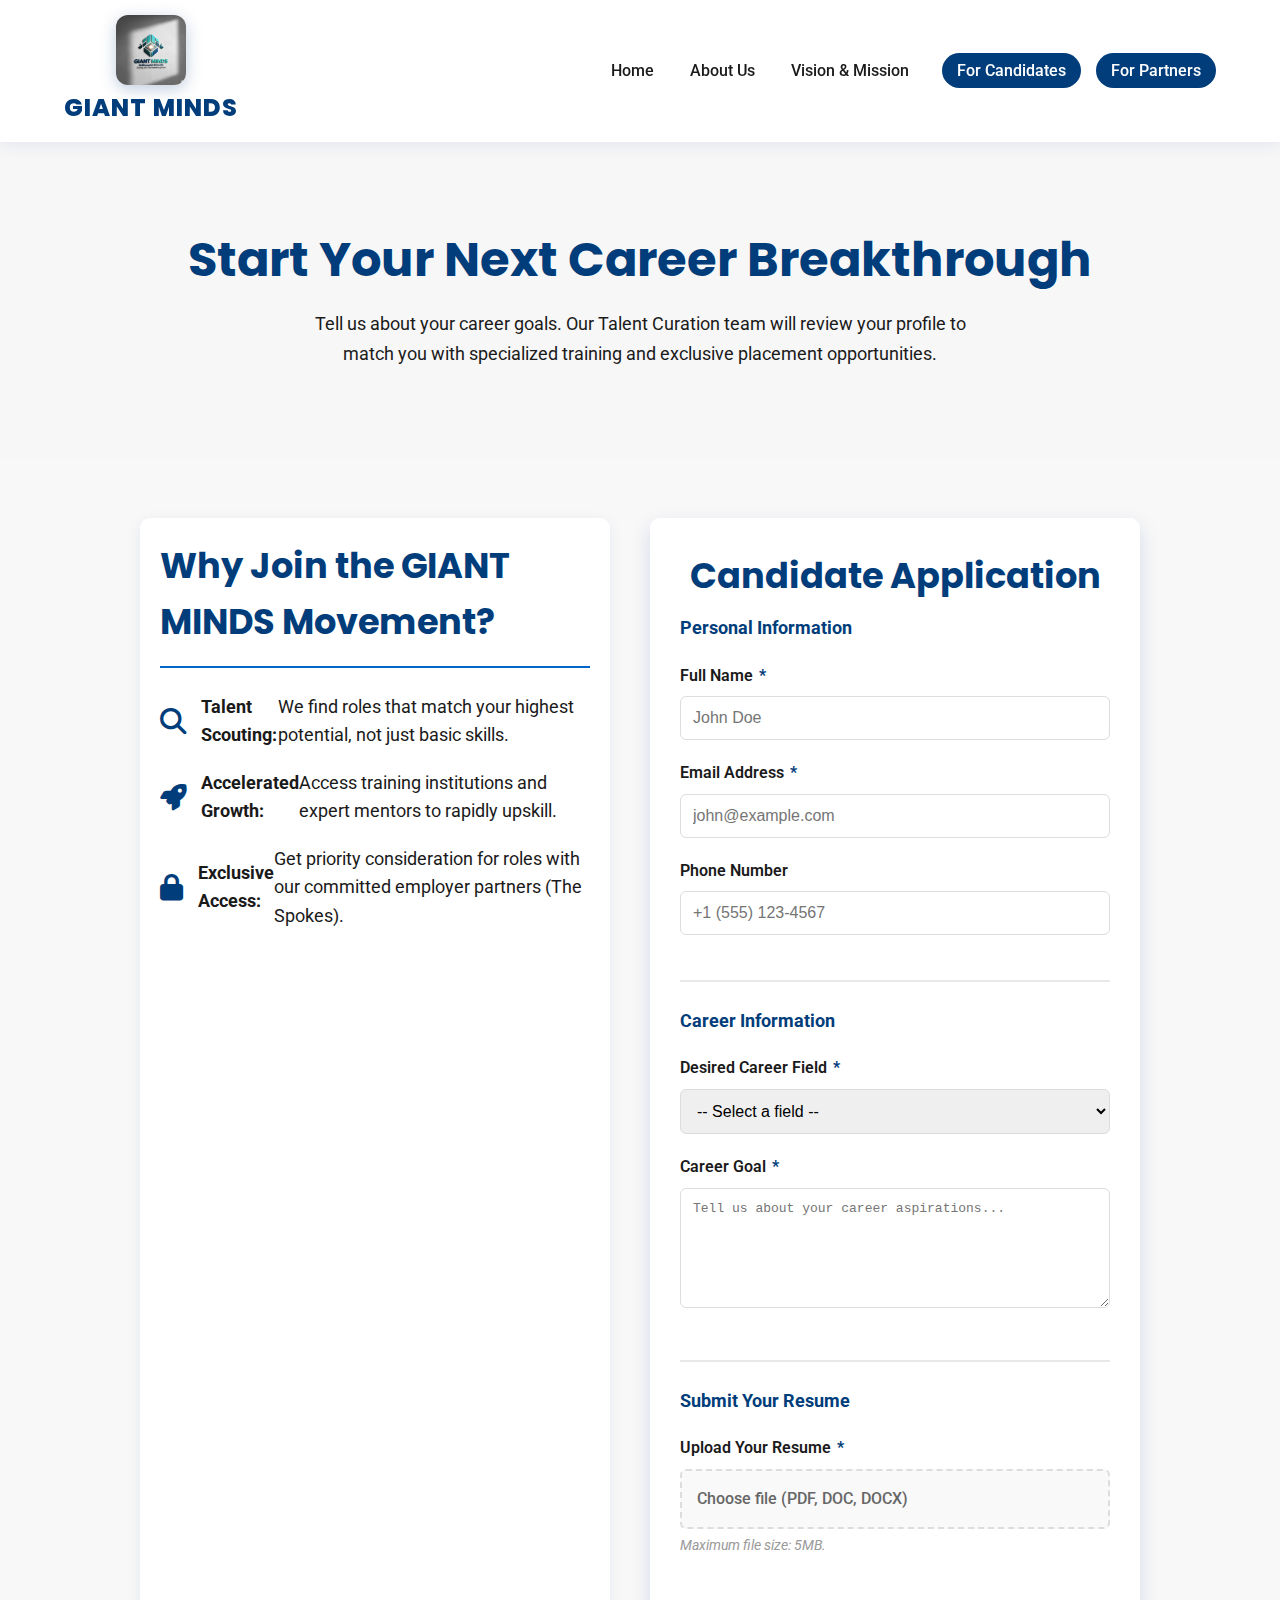
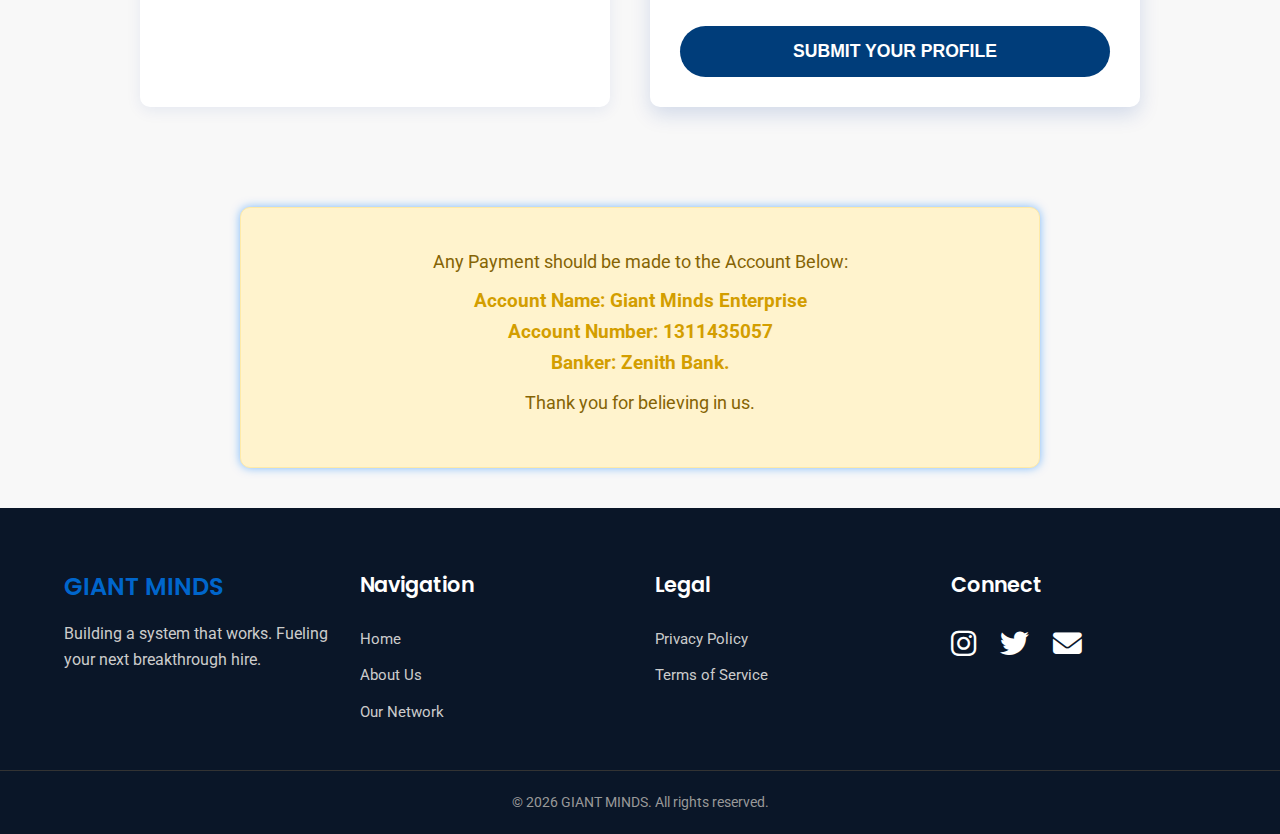
<file: contact-candidate.html>
<!DOCTYPE html>
<html lang="en">
  <head>
    <meta charset="UTF-8" />
    <meta name="viewport" content="width=device-width, initial-scale=1.0" />
    <title>Giant Minds Enterprise: Apply for Career Development</title>
    <link rel="stylesheet" href="style.css" />
    <!-- Import Modern Google Fonts -->
    <link
      href="https://fonts.googleapis.com/css2?family=Poppins:wght@400;600;700&family=Roboto:wght@300;400;500&display=swap"
      rel="stylesheet"
    />
    <!-- Using Font Awesome for icons -->
    <link
      rel="stylesheet"
      href="https://cdnjs.cloudflare.com/ajax/libs/font-awesome/6.5.1/css/all.min.css"
    />

    <style>
      /* Specific Styles for Contact Page Layout and Form */
      .contact-hero {
        background-color: #f7f7f7;
        padding: 80px 0 50px;
        text-align: center;
      }
      .contact-hero h2 {
        margin-bottom: 10px;
        color: var(--color-primary);
      }
      .contact-hero p {
        font-size: 1.15em;
        color: var(--color-text-dark);
        max-width: 700px;
        margin: 0 auto 40px;
      }
      .contact-content {
        display: flex;
        gap: 40px;
        padding: 60px 0;
        max-width: 1000px;
        margin: 0 auto;
      }
      .contact-info,
      .contact-form-container {
        flex: 1;
      }
      .contact-info {
        padding: 20px;
        background-color: var(--color-white);
        border-radius: 10px;
        box-shadow: var(--box-shadow-subtle);
        align-self: stretch;
      }
      .contact-info h3 {
        text-align: left;
        border-bottom: 2px solid var(--color-secondary);
        padding-bottom: 15px;
        margin-bottom: 25px;
      }
      .contact-info ul {
        list-style: none;
        padding: 0;
      }
      .contact-info ul li {
        font-size: 1.1em;
        margin-bottom: 20px;
        display: flex;
        align-items: center;
      }
      .contact-info ul li i {
        color: var(--color-primary);
        margin-right: 15px;
        font-size: 1.5em;
      }

      /* Form Styling */
      .contact-form-container {
        padding: 30px;
        background-color: var(--color-white);
        border-radius: 10px;
        box-shadow: var(--box-shadow-card);
      }
      .form-group {
        margin-bottom: 20px;
      }
      .form-group label {
        display: block;
        font-weight: 600;
        margin-bottom: 8px;
        color: var(--color-text-dark);
      }
      .form-group input,
      .form-group textarea,
      .form-group select {
        width: 100%;
        padding: 12px;
        border: 1px solid #ddd;
        border-radius: 6px;
        font-size: 1em;
        transition: border-color 0.3s;
      }
      .form-group input:focus,
      .form-group textarea:focus,
      .form-group select:focus {
        border-color: var(--color-primary);
        outline: none;
        box-shadow: 0 0 0 3px rgba(204, 0, 0, 0.2);
      }
      .form-group textarea {
        resize: vertical;
        min-height: 120px;
      }
      .submit-button {
        width: 100%;
        padding: 15px;
        background-color: var(--color-primary);
        color: var(--color-white);
        border: none;
        border-radius: 50px;
        font-size: 1.1em;
        font-weight: 600;
        cursor: pointer;
        transition: background-color 0.3s, transform 0.2s;
        text-transform: uppercase;
      }
      .submit-button:hover {
        background-color: var(--color-secondary);
        transform: translateY(-2px);
      }

      /* Fieldset Styling */
      .form-fieldset {
        border: none;
        padding: 0 0 25px 0;
        margin-bottom: 25px;
        border-bottom: 2px solid #e8e8e8;
      }
      .form-fieldset:last-of-type {
        border-bottom: none;
      }
      .form-legend {
        font-size: 1.1em;
        font-weight: 700;
        color: var(--color-primary);
        margin-bottom: 20px;
        padding: 0;
        display: block;
      }

      /* Required Field Indicator */
      .required {
        color: var(--color-primary);
        font-weight: 700;
        margin-left: 2px;
      }

      /* File Input Styling */
      .file-input-wrapper {
        position: relative;
        display: flex;
        align-items: center;
        border: 2px dashed #ddd;
        border-radius: 6px;
        padding: 15px;
        background-color: #f9f9f9;
        transition: all 0.3s;
      }
      .file-input-wrapper:hover {
        border-color: var(--color-primary);
        background-color: #fff5f5;
      }
      .file-input-wrapper input[type="file"] {
        display: none;
      }
      .file-input-label {
        flex: 1;
        font-weight: 500;
        color: #666;
        cursor: pointer;
        padding: 0;
        border: none;
        background: none;
      }
      .file-input-wrapper input[type="file"]:focus + .file-input-label {
        color: var(--color-primary);
      }
      /* Show selected filename */
      .file-input-wrapper input[type="file"] {
        cursor: pointer;
      }

      /* Form Hint Text */
      .form-hint {
        display: block;
        font-size: 0.85em;
        color: #999;
        margin-top: 6px;
        font-style: italic;
      }

      /* Success Message Modal */
      .success-modal {
        display: none;
        position: fixed;
        top: 0;
        left: 0;
        width: 100%;
        height: 100%;
        background-color: rgba(0, 0, 0, 0.5);
        z-index: 1000;
        justify-content: center;
        align-items: center;
      }
      .success-modal.show {
        display: flex;
      }
      .success-modal-content {
        background-color: #e6ffe6;
        color: #1a7a1a;
        border: 1px solid #99ff99;
        border-radius: 10px;
        padding: 40px;
        text-align: center;
        max-width: 500px;
        width: 90%;
        box-shadow: 0 4px 20px rgba(0, 0, 0, 0.3);
      }
      .success-modal-content i {
        font-size: 3em;
        color: #1a7a1a;
        margin-bottom: 15px;
      }
      .success-modal-content h4 {
        margin-bottom: 15px;
        color: #1a7a1a;
      }
      .success-modal-content p {
        margin-bottom: 25px;
        color: #1a7a1a;
      }
      .success-modal-btn {
        background-color: #1a7a1a;
        color: white;
        border: none;
        padding: 12px 30px;
        border-radius: 25px;
        font-size: 16px;
        font-weight: 600;
        cursor: pointer;
        transition: background-color 0.3s;
      }
      .success-modal-btn:hover {
        background-color: #0f5f0f;
      }

      @media (max-width: 768px) {
        .contact-content {
          flex-direction: column;
          gap: 20px;
        }
        .contact-info {
          padding: 30px 20px;
        }
      }

      /* Disclaimer Styling */
      .disclaimer {
        text-align: center;
        padding: 40px 20px;
        background-color: #fff3cd;
        border: 1px solid #ffeaa7;
        border-radius: 10px;
        margin: 40px auto;
        max-width: 800px;
        box-shadow: 0 0 10px rgba(0, 123, 255, 0.5);
      }
      .disclaimer p {
        font-size: 1.1em;
        color: #856404;
        margin-bottom: 10px;
      }
      .disclaimer .account-details {
        font-weight: bold;
        font-size: 1.2em;
        color: #d39e00;
      }
    </style>
  </head>
  <body>
    <!-- 1. Navigation Bar (Identical to Index) -->
    <header class="navbar">
      <div class="container">
        <nav id="main-nav">
          <ul>
            <li><a href="index.html#hero">Home</a></li>
            <li><a href="about.html">About Us</a></li>
            <li><a href="vision-mission.html">Vision & Mission</a></li>
            <li>
              <a href="contact-candidate.html" class="cta-link">For Candidates</a>
            </li>
            <li>
              <a href="contact-partner.html" class="cta-link">For Partners</a>
            </li>
          </ul>
        </nav>
        <a href="index.html" class="logo">
          <div class="logo-container">
            <img src="images/logo.jpg" alt="GIANT MINDS Logo" class="logo-image" />
            <span class="logo-text">Giant Minds</span>
          </div>
        </a>

        <button
          class="hamburger"
          aria-expanded="false"
          aria-controls="main-nav"
        >
          <span class="bar"></span>
          <span class="bar"></span>
          <span class="bar"></span>
        </button>
      </div>
    </header>
    <!-- Page Header -->
    <section class="contact-hero">
      <div class="container">
        <h2>Start Your Next Career Breakthrough</h2>
        <p>
          Tell us about your career goals. Our Talent Curation team will review
          your profile to match you with specialized training and exclusive
          placement opportunities.
        </p>
      </div>
    </section>

    <!-- Contact Form & Info Section -->
    <div class="container contact-content section">
      <!-- 1. Contact Information and Why Us -->
      <div class="contact-info reveal">
        <h3>Why Join the GIANT MINDS Movement?</h3>
        <ul>
          <li>
            <i class="fas fa-search"></i> <strong>Talent Scouting:</strong> We find roles
            that match your highest potential, not just basic skills.
          </li>
          <li>
            <i class="fas fa-rocket"></i> <strong>Accelerated Growth:</strong> Access
            training institutions and expert mentors to rapidly upskill.
          </li>
          <li>
            <i class="fas fa-lock"></i> <strong>Exclusive Access:</strong> Get priority
            consideration for roles with our committed employer partners (The
            Spokes).
          </li>
        </ul>
      </div>

      <!-- 2. Candidate Form -->
      <div class="contact-form-container reveal">
        <h3 class="red-text" style="text-align: center">
          Candidate Application
        </h3>

        <form id="candidate-form" action="/api/submit-candidate" method="POST" enctype="multipart/form-data">
          <!-- Personal Information Section -->
          <fieldset class="form-fieldset">
            <legend class="form-legend">Personal Information</legend>

            <div class="form-group">
              <label for="candidate_name">Full Name <span class="required">*</span></label>
              <input type="text" id="candidate_name" name="name" placeholder="John Doe" required />
            </div>

            <div class="form-group">
              <label for="candidate_email">Email Address <span class="required">*</span></label>
              <input type="email" id="candidate_email" name="email" placeholder="john@example.com" required />
            </div>

            <div class="form-group">
              <label for="candidate_phone">Phone Number</label>
              <input type="tel" id="candidate_phone" name="phone" placeholder="+1 (555) 123-4567" />
            </div>
          </fieldset>

          <!-- Career Information Section -->
          <fieldset class="form-fieldset">
            <legend class="form-legend">Career Information</legend>

            <div class="form-group">
              <label for="career_field">Desired Career Field <span class="required">*</span></label>
              <select id="career_field" name="career_field" required>
                <option value="">-- Select a field --</option>
                <option value="Tech">Technology / Software</option>
                <option value="Finance">Finance / Accounting</option>
                <option value="Marketing">Marketing / Sales</option>
                <option value="Healthcare">Healthcare / Medical</option>
                <option value="Other">Other</option>
              </select>
            </div>

            <div class="form-group">
              <label for="career_goals">Career Goal <span class="required">*</span></label>
              <textarea id="career_goals" name="career_goals" placeholder="Tell us about your career aspirations..." required></textarea>
            </div>
          </fieldset>

          <!-- Resume Submission Section -->
          <fieldset class="form-fieldset">
            <legend class="form-legend">Submit Your Resume</legend>
            <div class="form-group">
              <label for="candidate_cv">Upload Your Resume <span class="required">*</span></label>
              <div class="file-input-wrapper">
                <input type="file" id="candidate_cv" name="resume" accept=".pdf,.doc,.docx" required />
                <span class="file-input-label">Choose file (PDF, DOC, DOCX)</span>
              </div>
              <small class="form-hint">Maximum file size: 5MB.</small>
            </div>
          </fieldset>

          <button type="submit" class="submit-button" id="submitBtn">
            Submit Your Profile
          </button>
        </form>

        <!-- Success Modal -->
        <div id="success-modal" class="success-modal">
          <div class="success-modal-content">
            <i class="fas fa-check-circle"></i>
            <h4>Application Received!</h4>
            <p>
              Thank you for submitting your profile to GIANT MINDS. Our team will
              review your information and be in touch within 2-3 business days.
            </p>
            <button id="success-ok-btn" class="success-modal-btn">OK</button>
          </div>
        </div>
      </div>
    </div>

    <!-- Disclaimer Section -->
    <div class="disclaimer">
      <p>Any Payment should be made to the Account Below:</p>
      <p class="account-details">
        Account Name: Giant Minds Enterprise<br>
        Account Number: 1311435057<br>
        Banker: Zenith Bank.
      </p>
      <p>Thank you for believing in us.</p>
    </div>

    <!-- 7. Footer (Identical to Index) -->
    <footer class="footer">
      <div class="container">
        <div class="footer-grid">
          <div class="footer-col logo-info">
            <h4 class="logo">GIANT MINDS</h4>
            <p>
              Building a system that works. Fueling your next breakthrough hire.
            </p>
          </div>
          <div class="footer-col">
            <h4>Navigation</h4>
            <ul>
              <li><a href="index.html#hero">Home</a></li>
              <li><a href="index.html#about">About Us</a></li>
              <li><a href="index.html#network">Our Network</a></li>
            </ul>
          </div>
          <div class="footer-col">
            <h4>Legal</h4>
            <ul>
              <li><a href="#">Privacy Policy</a></li>
              <li><a href="#">Terms of Service</a></li>
            </ul>
          </div>
          <div class="footer-col social-links">
            <h4>Connect</h4>
            <a href="https://www.instagram.com/7giantminds/" target="_blank" rel="noopener noreferrer"><i class="fab fa-instagram"></i></a>
            <a href="https://x.com/7GiantMinds" target="_blank" rel="noopener noreferrer"><i class="fab fa-twitter"></i></a>
            <a href="mailto:giantminds3@gmail.com"><i class="fas fa-envelope"></i></a>
          </div>
        </div>
      </div>
      <div class="copyright">
        <p>&copy; <span id="year"></span> GIANT MINDS. All rights reserved.</p>
      </div>
    </footer>

    <!-- Link JavaScript file for interactivity -->
    <script src="script.js"></script>
  </body>
</html>
</file>
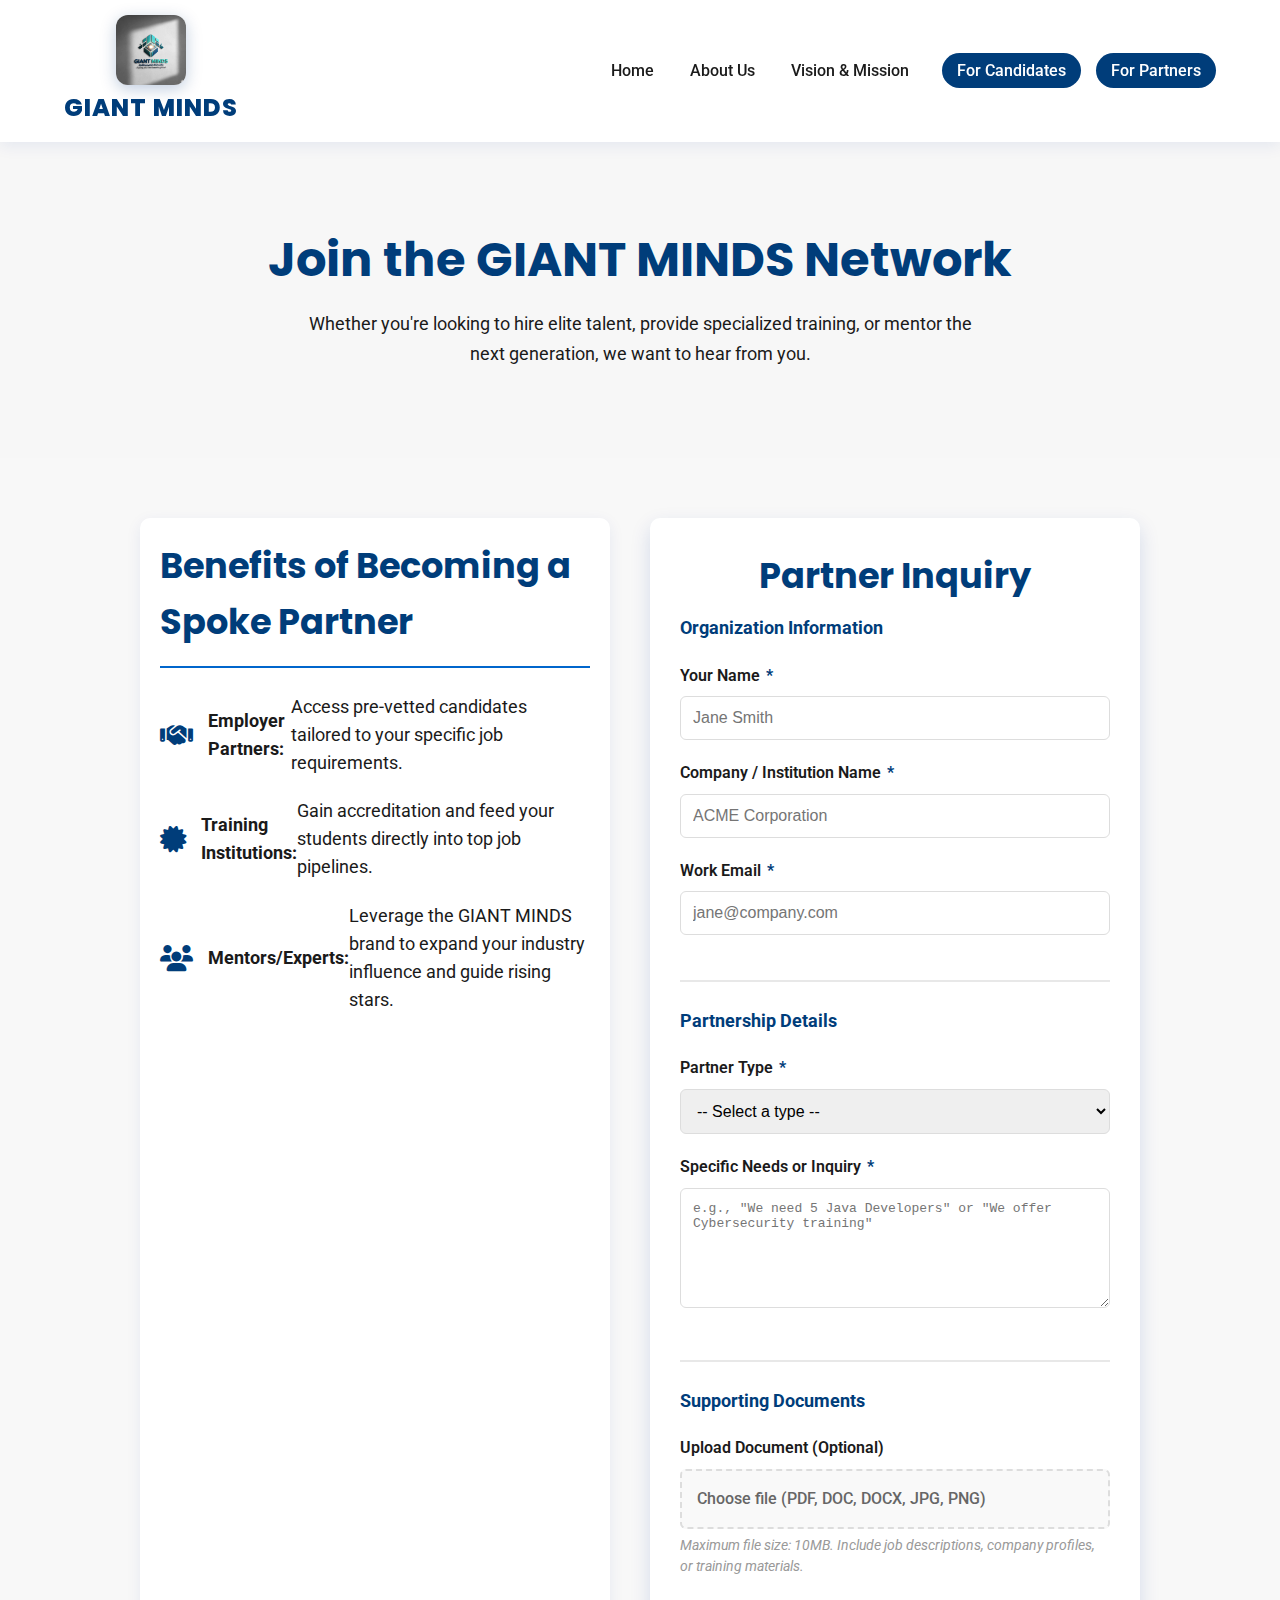
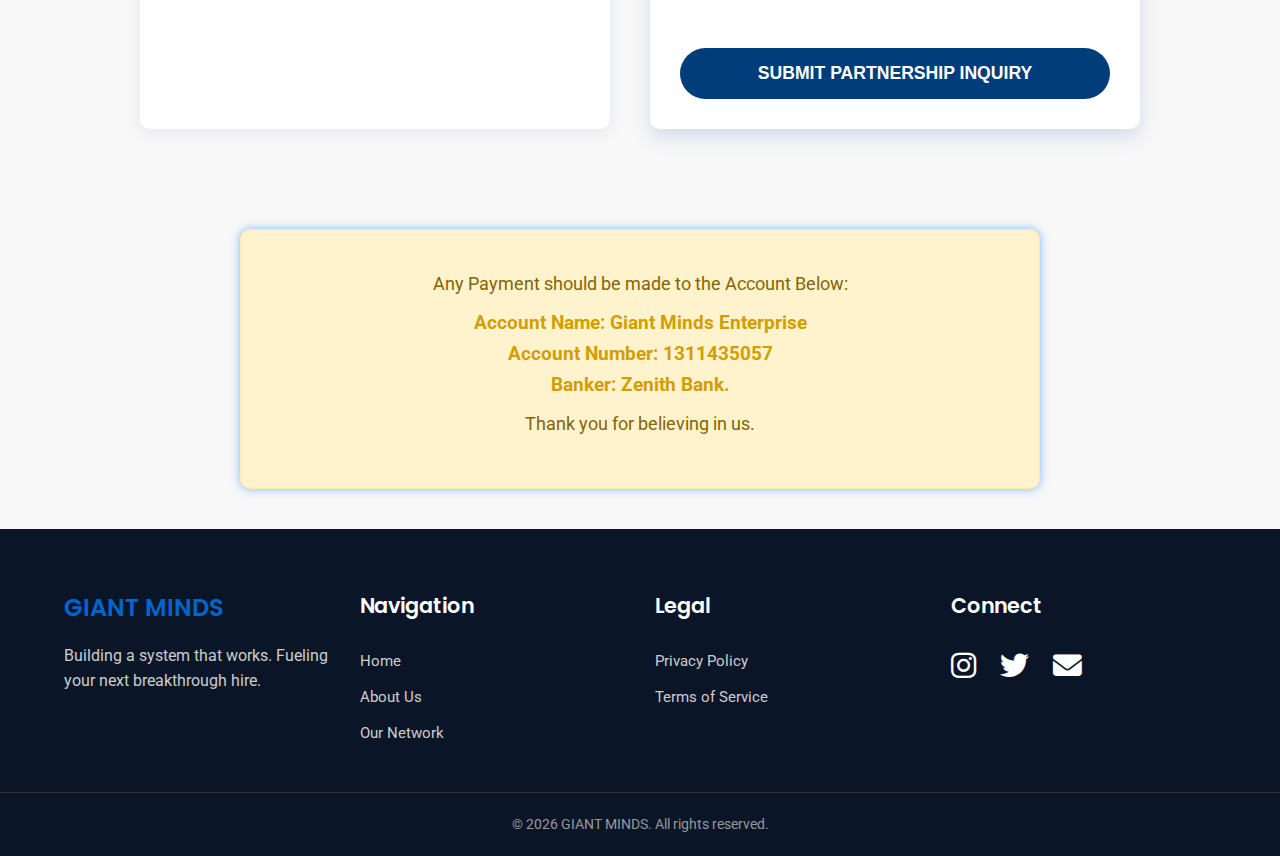
<file: contact-partner.html>
<!DOCTYPE html>
<html lang="en">
  <head>
    <meta charset="UTF-8" />
    <meta name="viewport" content="width=device-width, initial-scale=1.0" />
    <title>Giant Minds Enterprise: Partner or Hire Top Talent</title>
    <link rel="stylesheet" href="style.css" />
    <!-- Import Modern Google Fonts -->
    <link
      href="https://fonts.googleapis.com/css2?family=Poppins:wght@400;600;700&family=Roboto:wght@300;400;500&display=swap"
      rel="stylesheet"
    />
    <!-- Using Font Awesome for icons -->
    <link
      rel="stylesheet"
      href="https://cdnjs.cloudflare.com/ajax/libs/font-awesome/6.5.1/css/all.min.css"
    />

    <style>
      /* Specific Styles for Contact Page Layout and Form (Internal CSS for this page's layout) */
      .contact-hero {
        background-color: #f7f7f7;
        padding: 80px 0 50px;
        text-align: center;
      }
      .contact-hero h2 {
        margin-bottom: 10px;
        color: var(--color-primary);
      }
      .contact-hero p {
        font-size: 1.15em;
        color: var(--color-text-dark);
        max-width: 700px;
        margin: 0 auto 40px;
      }
      .contact-content {
        display: flex;
        gap: 40px;
        padding: 60px 0;
        max-width: 1000px;
        margin: 0 auto;
      }
      .contact-info,
      .contact-form-container {
        flex: 1;
      }
      .contact-info {
        padding: 20px;
        background-color: var(--color-white);
        border-radius: 10px;
        box-shadow: var(--box-shadow-subtle);
        align-self: stretch;
      }
      .contact-info h3 {
        text-align: left;
        border-bottom: 2px solid var(--color-secondary);
        padding-bottom: 15px;
        margin-bottom: 25px;
      }
      .contact-info ul {
        list-style: none;
        padding: 0;
      }
      .contact-info ul li {
        font-size: 1.1em;
        margin-bottom: 20px;
        display: flex;
        align-items: center;
      }
      .contact-info ul li i {
        color: var(--color-primary);
        margin-right: 15px;
        font-size: 1.5em;
      }

      /* Form Styling */
      .contact-form-container {
        padding: 30px;
        background-color: var(--color-white);
        border-radius: 10px;
        box-shadow: var(--box-shadow-card);
      }
      .form-group {
        margin-bottom: 20px;
      }
      .form-group label {
        display: block;
        font-weight: 600;
        margin-bottom: 8px;
        color: var(--color-text-dark);
      }
      .form-group input,
      .form-group textarea,
      .form-group select {
        width: 100%;
        padding: 12px;
        border: 1px solid #ddd;
        border-radius: 6px;
        font-size: 1em;
        transition: border-color 0.3s;
      }
      .form-group input:focus,
      .form-group textarea:focus,
      .form-group select:focus {
        border-color: var(--color-primary);
        outline: none;
        box-shadow: 0 0 0 3px rgba(204, 0, 0, 0.2);
      }
      .form-group textarea {
        resize: vertical;
        min-height: 120px;
      }
      .submit-button {
        width: 100%;
        padding: 15px;
        background-color: var(--color-primary);
        color: var(--color-white);
        border: none;
        border-radius: 50px;
        font-size: 1.1em;
        font-weight: 600;
        cursor: pointer;
        transition: background-color 0.3s, transform 0.2s;
        text-transform: uppercase;
      }
      .submit-button:hover {
        background-color: var(--color-secondary);
        transform: translateY(-2px);
      }

      /* Fieldset Styling */
      .form-fieldset {
        border: none;
        padding: 0 0 25px 0;
        margin-bottom: 25px;
        border-bottom: 2px solid #e8e8e8;
      }
      .form-fieldset:last-of-type {
        border-bottom: none;
      }
      .form-legend {
        font-size: 1.1em;
        font-weight: 700;
        color: var(--color-primary);
        margin-bottom: 20px;
        padding: 0;
        display: block;
      }

      /* Required Field Indicator */
      .required {
        color: var(--color-primary);
        font-weight: 700;
        margin-left: 2px;
      }

      /* File Input Styling */
      .file-input-wrapper {
        position: relative;
        display: flex;
        align-items: center;
        border: 2px dashed #ddd;
        border-radius: 6px;
        padding: 15px;
        background-color: #f9f9f9;
        transition: all 0.3s;
      }
      .file-input-wrapper:hover {
        border-color: var(--color-primary);
        background-color: #fff5f5;
      }
      .file-input-wrapper input[type="file"] {
        display: none;
      }
      .file-input-label {
        flex: 1;
        font-weight: 500;
        color: #666;
        cursor: pointer;
        padding: 0;
        border: none;
        background: none;
      }
      .file-input-wrapper input[type="file"]:focus + .file-input-label {
        color: var(--color-primary);
      }
      /* Show selected filename */
      .file-input-wrapper input[type="file"] {
        cursor: pointer;
      }

      /* Form Hint Text */
      .form-hint {
        display: block;
        font-size: 0.85em;
        color: #999;
        margin-top: 6px;
        font-style: italic;
      }

      /* Success Message Modal */
      .success-modal {
        display: none;
        position: fixed;
        top: 0;
        left: 0;
        width: 100%;
        height: 100%;
        background-color: rgba(0, 0, 0, 0.5);
        z-index: 1000;
        justify-content: center;
        align-items: center;
      }
      .success-modal.show {
        display: flex;
      }
      .success-modal-content {
        background-color: #e6ffe6;
        color: #1a7a1a;
        border: 1px solid #99ff99;
        border-radius: 10px;
        padding: 40px;
        text-align: center;
        max-width: 500px;
        width: 90%;
        box-shadow: 0 4px 20px rgba(0, 0, 0, 0.3);
      }
      .success-modal-content i {
        font-size: 3em;
        color: #1a7a1a;
        margin-bottom: 15px;
      }
      .success-modal-content h4 {
        margin-bottom: 15px;
        color: #1a7a1a;
      }
      .success-modal-content p {
        margin-bottom: 25px;
        color: #1a7a1a;
      }
      .success-modal-btn {
        background-color: #1a7a1a;
        color: white;
        border: none;
        padding: 12px 30px;
        border-radius: 25px;
        font-size: 16px;
        font-weight: 600;
        cursor: pointer;
        transition: background-color 0.3s;
      }
      .success-modal-btn:hover {
        background-color: #0f5f0f;
      }

      @media (max-width: 768px) {
        .contact-content {
          flex-direction: column;
          gap: 20px;
        }
        .contact-info {
          padding: 30px 20px;
        }
      }

      /* Disclaimer Styling */
      .disclaimer {
        text-align: center;
        padding: 40px 20px;
        background-color: #fff3cd;
        border: 1px solid #ffeaa7;
        border-radius: 10px;
        margin: 40px auto;
        max-width: 800px;
        box-shadow: 0 0 10px rgba(0, 123, 255, 0.5);
      }
      .disclaimer p {
        font-size: 1.1em;
        color: #856404;
        margin-bottom: 10px;
      }
      .disclaimer .account-details {
        font-weight: bold;
        font-size: 1.2em;
        color: #d39e00;
      }
    </style>
  </head>
  <body>
    <!-- 1. Navigation Bar (Identical to Index) -->
    <header class="navbar">
      <div class="container">
        <nav id="main-nav">
          <ul>
            <li><a href="index.html#hero">Home</a></li>
            <li><a href="about.html">About Us</a></li>
            <li><a href="vision-mission.html">Vision & Mission</a></li>
            <li>
              <a href="contact-candidate.html" class="cta-link">For Candidates</a>
            </li>
            <li>
              <a href="contact-partner.html" class="cta-link">For Partners</a>
            </li>
          </ul>
        </nav>
        <a href="index.html" class="logo">
          <div class="logo-container">
            <img src="images/logo.jpg" alt="GIANT MINDS Logo" class="logo-image" />
            <span class="logo-text">Giant Minds</span>
          </div>
        </a>

        <button
          class="hamburger"
          aria-expanded="false"
          aria-controls="main-nav"
        >
          <span class="bar"></span>
          <span class="bar"></span>
          <span class="bar"></span>
        </button>
      </div>
    </header>
    <!-- Page Header -->
    <section class="contact-hero">
      <div class="container">
        <h2>Join the GIANT MINDS Network</h2>
        <p>
          Whether you're looking to hire elite talent, provide specialized
          training, or mentor the next generation, we want to hear from you.
        </p>
      </div>
    </section>

    <!-- Contact Form & Info Section -->
    <div class="container contact-content section">
      <!-- 1. Contact Information and Why Us (Partner Focus) -->
      <div class="contact-info reveal">
        <h3>Benefits of Becoming a Spoke Partner</h3>
        <ul>
          <li>
            <i class="fas fa-handshake"></i> <strong>Employer Partners:</strong> Access
            pre-vetted candidates tailored to your specific job requirements.
          </li>
          <li>
            <i class="fas fa-certificate"></i> <strong>Training Institutions:</strong> Gain
            accreditation and feed your students directly into top job
            pipelines.
          </li>
          <li>
            <i class="fas fa-users"></i> <strong>Mentors/Experts:</strong> Leverage the GIANT
            MINDS brand to expand your industry influence and guide rising
            stars.
          </li>
        </ul>
      </div>

      <!-- 2. Partner Form -->
      <div class="contact-form-container reveal">
        <h3 class="red-text" style="text-align: center">Partner Inquiry</h3>

        <form id="partner-form" action="/api/submit-partner" method="POST" enctype="multipart/form-data">
          <!-- Organization Information Section -->
          <fieldset class="form-fieldset">
            <legend class="form-legend">Organization Information</legend>

            <div class="form-group">
              <label for="partner_name">Your Name <span class="required">*</span></label>
              <input type="text" id="partner_name" name="name" placeholder="Jane Smith" required />
            </div>

            <div class="form-group">
              <label for="partner_company">Company / Institution Name <span class="required">*</span></label>
              <input type="text" id="partner_company" name="company" placeholder="ACME Corporation" required />
            </div>

            <div class="form-group">
              <label for="partner_email">Work Email <span class="required">*</span></label>
              <input type="email" id="partner_email" name="email" placeholder="jane@company.com" required />
            </div>
          </fieldset>

          <!-- Partnership Details Section -->
          <fieldset class="form-fieldset">
            <legend class="form-legend">Partnership Details</legend>

            <div class="form-group">
              <label for="partner_type">Partner Type <span class="required">*</span></label>
              <select id="partner_type" name="partner_type" required>
                <option value="">-- Select a type --</option>
                <option value="Employer">Employer / Hiring Partner</option>
                <option value="Training">Training Institution / Academy</option>
                <option value="Mentor">Mentor / Industry Expert</option>
              </select>
            </div>

            <div class="form-group">
              <label for="partner_needs">Specific Needs or Inquiry <span class="required">*</span></label>
              <textarea id="partner_needs" name="needs" placeholder='e.g., "We need 5 Java Developers" or "We offer Cybersecurity training"' required></textarea>
            </div>
          </fieldset>

          <!-- Document Upload Section -->
          <fieldset class="form-fieldset">
            <legend class="form-legend">Supporting Documents</legend>

            <div class="form-group">
              <label for="partner_doc">Upload Document (Optional)</label>
              <div class="file-input-wrapper">
                <input type="file" id="partner_doc" name="document" accept=".pdf,.doc,.docx,.jpg,.png" />
                <span class="file-input-label">Choose file (PDF, DOC, DOCX, JPG, PNG)</span>
              </div>
              <small class="form-hint">Maximum file size: 10MB. Include job descriptions, company profiles, or training materials.</small>
            </div>
          </fieldset>

          <button type="submit" class="submit-button" id="submitBtn">
            Submit Partnership Inquiry
          </button>
        </form>

        <!-- Success Modal -->
        <div id="success-modal" class="success-modal">
          <div class="success-modal-content">
            <i class="fas fa-check-circle"></i>
            <h4>Inquiry Received!</h4>
            <p>
              Thank you for your interest in partnering with GIANT MINDS. Our team
              will review your inquiry and be in touch shortly to discuss next
              steps.
            </p>
            <button id="success-ok-btn" class="success-modal-btn">OK</button>
          </div>
        </div>
      </div>
    </div>

    <!-- Disclaimer Section -->
    <div class="disclaimer">
      <p>Any Payment should be made to the Account Below:</p>
      <p class="account-details">
        Account Name: Giant Minds Enterprise<br>
        Account Number: 1311435057<br>
        Banker: Zenith Bank.
      </p>
      <p>Thank you for believing in us.</p>
    </div>

    <!-- 7. Footer (Identical to Index) -->
    <footer class="footer">
      <div class="container">
        <div class="footer-grid">
          <div class="footer-col logo-info">
            <h4 class="logo">GIANT MINDS</h4>
            <p>
              Building a system that works. Fueling your next breakthrough hire.
            </p>
          </div>
          <div class="footer-col">
            <h4>Navigation</h4>
            <ul>
              <li><a href="index.html#hero">Home</a></li>
              <li><a href="index.html#about">About Us</a></li>
              <li><a href="index.html#network">Our Network</a></li>
            </ul>
          </div>
          <div class="footer-col">
            <h4>Legal</h4>
            <ul>
              <li><a href="#">Privacy Policy</a></li>
              <li><a href="#">Terms of Service</a></li>
            </ul>
          </div>
          <div class="footer-col social-links">
            <h4>Connect</h4>
            <a href="https://www.instagram.com/7giantminds/" target="_blank" rel="noopener noreferrer"><i class="fab fa-instagram"></i></a>
            <a href="https://x.com/7GiantMinds" target="_blank" rel="noopener noreferrer"><i class="fab fa-twitter"></i></a>
            <a href="mailto:giantminds3@gmail.com"><i class="fas fa-envelope"></i></a>
          </div>
        </div>
      </div>
      <div class="copyright">
        <p>&copy; <span id="year"></span> GIANT MINDS. All rights reserved.</p>
      </div>
    </footer>

    <!-- Link JavaScript file for interactivity -->
    <script src="script.js"></script>
  </body>
</html>
</file>
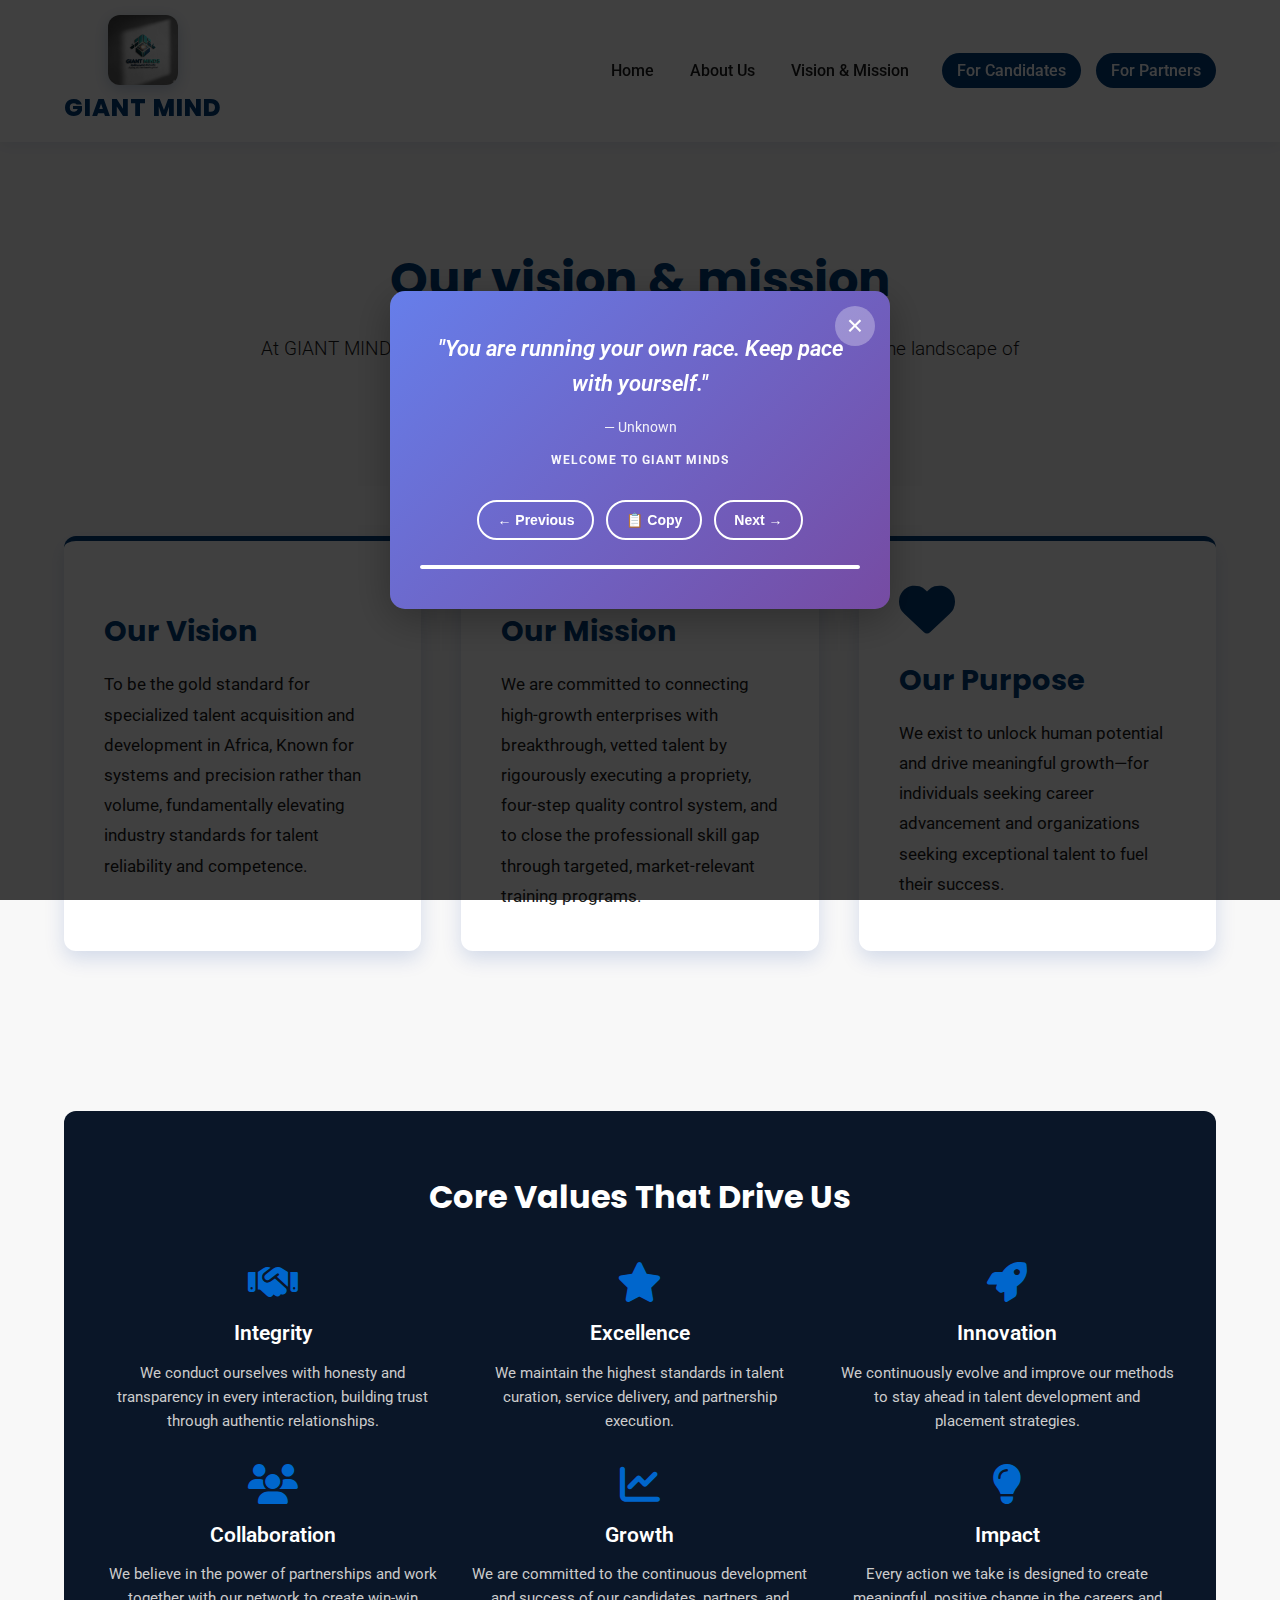
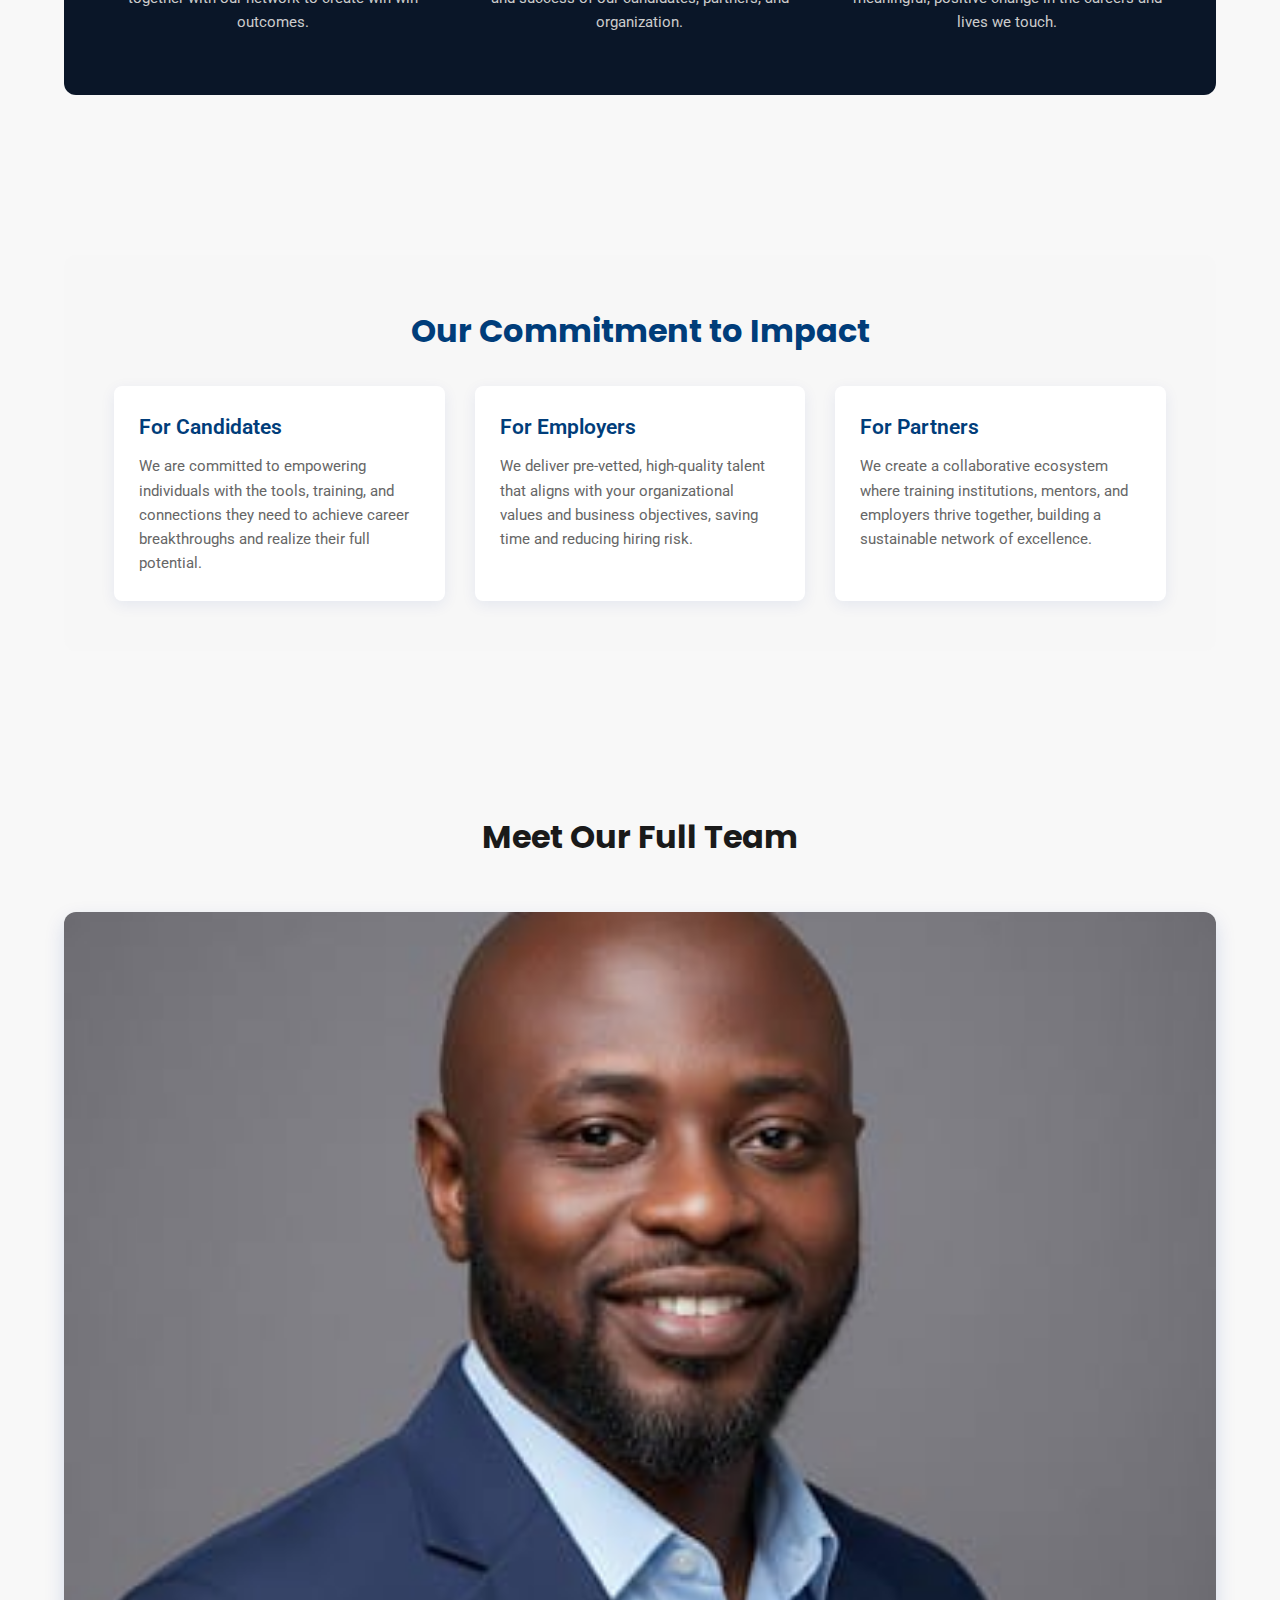
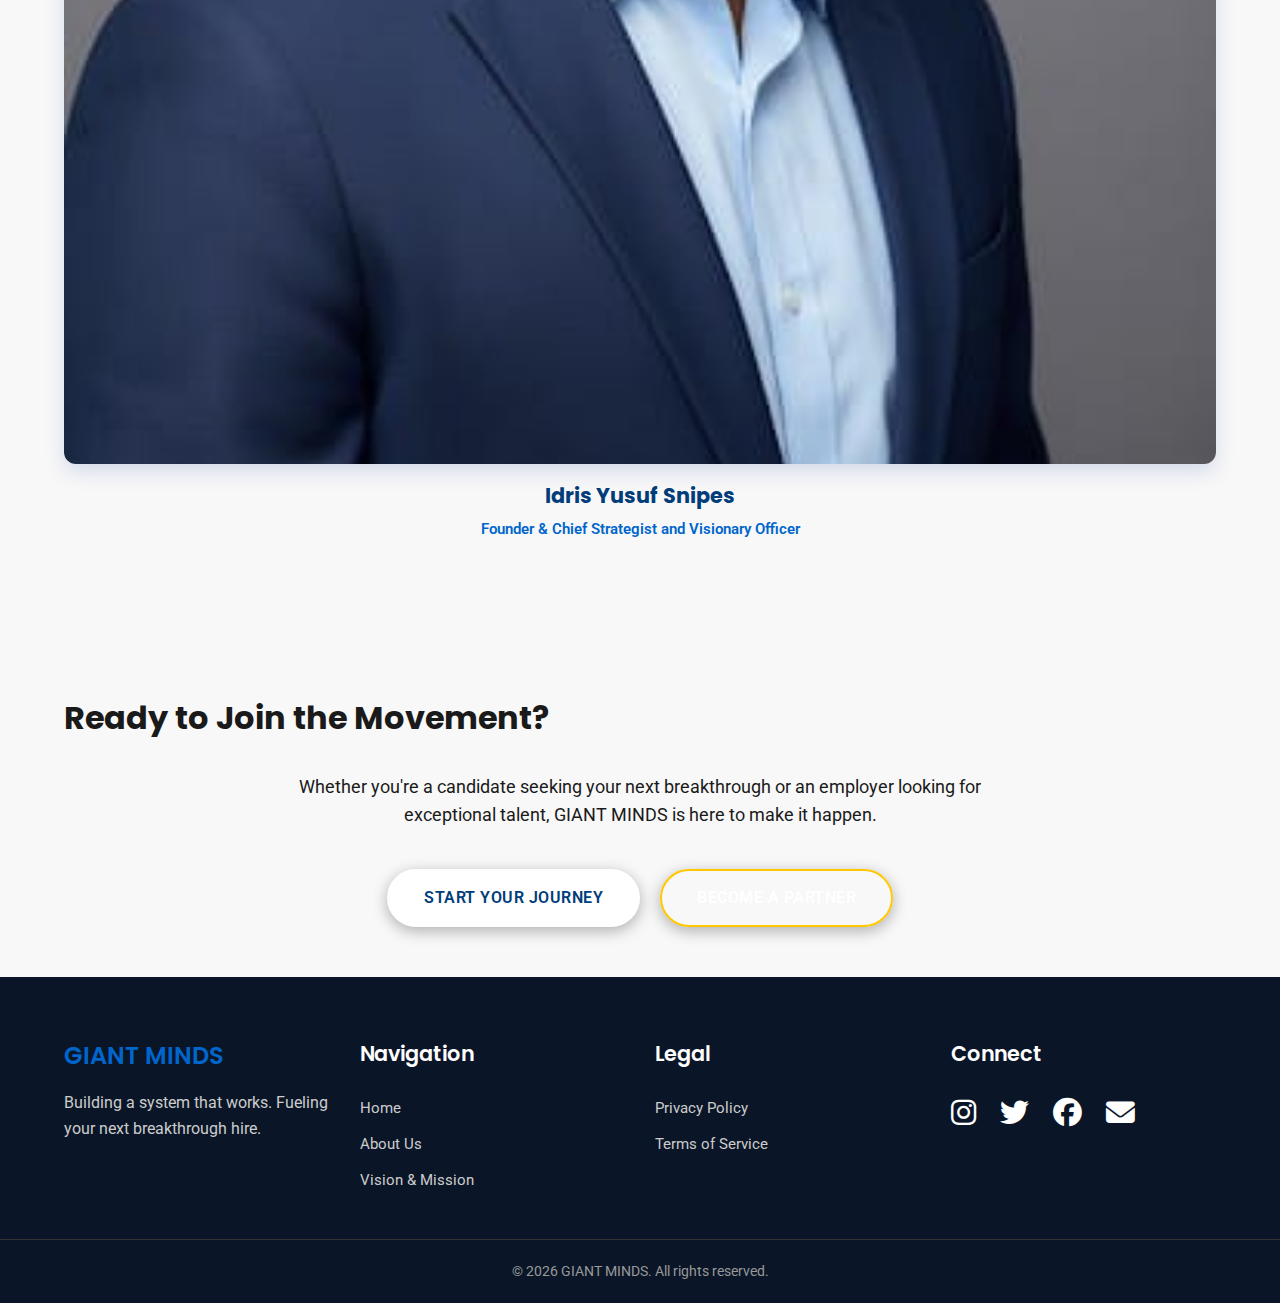
<file: vision-mission.html>
<!DOCTYPE html>
<html lang="en">
  <head>
    <meta charset="UTF-8" />
    <meta name="viewport" content="width=device-width, initial-scale=1.0" />
    <title>Vision & Mission: Giant Minds Enterprise</title>
    <link rel="stylesheet" href="style.css" />
    <!-- Import Modern Google Fonts -->
    <link
      href="https://fonts.googleapis.com/css2?family=Poppins:wght@400;600;700&family=Roboto:wght@300;400;500&display=swap"
      rel="stylesheet"
    />
    <!-- Using Font Awesome for icons -->
    <link
      rel="stylesheet"
      href="https://cdnjs.cloudflare.com/ajax/libs/font-awesome/6.5.1/css/all.min.css"
    />

    <style>
      /* Specific Styles for Vision & Mission Page */
      .page-hero {
        background-color: #f7f7f7;
        padding: 100px 0 50px;
        text-align: center;
      }
      .page-hero h2 {
        margin-bottom: 15px;
        color: var(--color-primary);
      }
      .page-hero p {
        font-size: 1.2em;
        color: var(--color-text-dark);
        max-width: 800px;
        margin: 0 auto 40px;
        font-weight: 300;
      }

      .content-block {
        padding: 50px 0;
      }
      .content-block h3 {
        text-align: left;
        margin-bottom: 25px;
        color: var(--color-text-dark);
        font-size: 2em;
      }

      /* Vision/Mission/Values Boxes */
      .vision-mission-grid {
        display: grid;
        grid-template-columns: repeat(auto-fit, minmax(300px, 1fr));
        gap: 40px;
        margin-bottom: 60px;
      }
      .vm-card {
        background-color: var(--color-white);
        padding: 40px;
        border-radius: 12px;
        box-shadow: var(--box-shadow-card);
        border-top: 5px solid var(--color-primary);
        transition: transform 0.3s ease;
      }
      .vm-card:hover {
        transform: translateY(-5px);
      }
      .vm-card i {
        font-size: 3.5em;
        color: var(--color-primary);
        margin-bottom: 20px;
      }
      .vm-card h4 {
        font-size: 1.8em;
        color: var(--color-primary);
        margin-bottom: 15px;
        font-weight: 700;
      }
      .vm-card p {
        font-size: 1.05em;
        line-height: 1.8;
        color: var(--color-text-dark);
      }

      /* Core Values Section */
      .values-section {
        background-color: var(--color-dark-bg);
        color: var(--color-white);
        padding: 60px 40px;
        border-radius: 12px;
        margin-bottom: 60px;
      }
      .values-section h3 {
        text-align: center;
        color: var(--color-white);
        margin-bottom: 40px;
      }
      .values-list {
        display: grid;
        grid-template-columns: repeat(auto-fit, minmax(250px, 1fr));
        gap: 30px;
      }
      .value-item {
        text-align: center;
      }
      .value-item i {
        font-size: 2.5em;
        color: var(--color-secondary);
        margin-bottom: 15px;
      }
      .value-item h5 {
        font-size: 1.3em;
        color: var(--color-white);
        margin-bottom: 10px;
        font-weight: 600;
      }
      .value-item p {
        font-size: 0.95em;
        line-height: 1.6;
        color: #ccc;
      }

      /* Impact Section */
      .impact-section {
        background-color: #f7f7f7;
        padding: 50px;
        border-radius: 12px;
        margin-bottom: 60px;
      }
      .impact-section h3 {
        text-align: center;
        color: var(--color-primary);
        margin-bottom: 30px;
      }
      .impact-items {
        display: grid;
        grid-template-columns: repeat(auto-fit, minmax(280px, 1fr));
        gap: 30px;
      }
      .impact-item {
        background-color: var(--color-white);
        padding: 25px;
        border-radius: 8px;
        box-shadow: var(--box-shadow-subtle);
      }
      .impact-item h5 {
        color: var(--color-primary);
        font-size: 1.3em;
        margin-bottom: 10px;
        font-weight: 600;
      }
      .impact-item p {
        font-size: 0.95em;
        line-height: 1.6;
        color: #666;
      }

      @media (max-width: 768px) {
        .content-block h3 {
          font-size: 1.5em;
        }
        .vision-mission-grid {
          gap: 20px;
        }
      }
    </style>
  </head>
  <body>
    <!-- 1. Navigation Bar (Identical to Index) -->
    <header class="navbar">
      <div class="container">
        <nav id="main-nav">
          <ul>
            <li><a href="index.html#hero">Home</a></li>
            <li><a href="about.html">About Us</a></li>
            <li><a href="vision-mission.html">Vision & Mission</a></li>
            <li>
              <a href="contact-candidate.html" class="cta-link">For Candidates</a>
            </li>
            <li>
              <a href="contact-partner.html" class="cta-link">For Partners</a>
            </li>
          </ul>
        </nav>
        <a href="index.html" class="logo">
          <div class="logo-container">
            <img src="images/logo.jpg" alt="GIANT MINDS Logo" class="logo-image" />
            <span class="logo-text">Giant Mind</span>
          </div>
        </a>

        <button
          class="hamburger"
          aria-expanded="false"
          aria-controls="main-nav"
        >
          <span class="bar"></span>
          <span class="bar"></span>
          <span class="bar"></span>
        </button>
      </div>
    </header>

    <!-- Page Header -->
    <section class="page-hero section reveal">
      <div class="container">
        <h2>Our vision & mission</h2>
        <p>
          At GIANT MINDS, we are driven by a clear vision and mission to
          transform the landscape of talent development and career placement.
        </p>
      </div>
    </section>

    <!-- Vision, Mission & Values Cards -->
    <div class="container content-block reveal">
      <div class="vision-mission-grid">
        <div class="vm-card">
          <i class="fas fa-telescope"></i>
          <h4>Our Vision</h4>
          <p>
           To be the gold standard for specialized talent acquisition and development in Africa, Known for systems and precision rather than volume, fundamentally elevating industry standards for talent reliability and competence.
          </p>
        </div>

        <div class="vm-card">
          <i class="fas fa-target"></i>
          <h4>Our Mission</h4>
          <p>
            We are committed to connecting high-growth enterprises with breakthrough, vetted talent by rigourously executing a propriety, four-step quality control system, and to close the professionall skill gap through targeted, market-relevant training programs. 
          </p>
        </div>

        <div class="vm-card">
          <i class="fas fa-heart"></i>
          <h4>Our Purpose</h4>
          <p>
            We exist to unlock human potential and drive meaningful growth—for
            individuals seeking career advancement and organizations seeking
            exceptional talent to fuel their success.
          </p>
        </div>
      </div>
    </div>

    <!-- Core Values Section -->
    <div class="container content-block reveal">
      <div class="values-section">
        <h3>Core Values That Drive Us</h3>
        <div class="values-list">
          <div class="value-item">
            <i class="fas fa-handshake"></i>
            <h5>Integrity</h5>
            <p>
              We conduct ourselves with honesty and transparency in every
              interaction, building trust through authentic relationships.
            </p>
          </div>

          <div class="value-item">
            <i class="fas fa-star"></i>
            <h5>Excellence</h5>
            <p>
              We maintain the highest standards in talent curation, service
              delivery, and partnership execution.
            </p>
          </div>

          <div class="value-item">
            <i class="fas fa-rocket"></i>
            <h5>Innovation</h5>
            <p>
              We continuously evolve and improve our methods to stay ahead in
              talent development and placement strategies.
            </p>
          </div>

          <div class="value-item">
            <i class="fas fa-users"></i>
            <h5>Collaboration</h5>
            <p>
              We believe in the power of partnerships and work together with our
              network to create win-win outcomes.
            </p>
          </div>

          <div class="value-item">
            <i class="fas fa-chart-line"></i>
            <h5>Growth</h5>
            <p>
              We are committed to the continuous development and success of our
              candidates, partners, and organization.
            </p>
          </div>

          <div class="value-item">
            <i class="fas fa-lightbulb"></i>
            <h5>Impact</h5>
            <p>
              Every action we take is designed to create meaningful, positive
              change in the careers and lives we touch.
            </p>
          </div>
        </div>
      </div>
    </div>

    <!-- Impact & Commitment Section -->
    <div class="container content-block reveal">
      <div class="impact-section">
        <h3>Our Commitment to Impact</h3>
        <div class="impact-items">
          <div class="impact-item">
            <h5>For Candidates</h5>
            <p>
              We are committed to empowering individuals with the tools,
              training, and connections they need to achieve career
              breakthroughs and realize their full potential.
            </p>
          </div>

          <div class="impact-item">
            <h5>For Employers</h5>
            <p>
              We deliver pre-vetted, high-quality talent that aligns with your
              organizational values and business objectives, saving time and
              reducing hiring risk.
            </p>
          </div>

          <div class="impact-item">
            <h5>For Partners</h5>
            <p>
              We create a collaborative ecosystem where training institutions,
              mentors, and employers thrive together, building a sustainable
              network of excellence.
            </p>
          </div>
        </div>
      </div>
    </div>

    <!-- Full Team Section -->
    <div id="full-team" class="container content-block reveal">
      <h3 style="text-align: center; margin-bottom: 50px;">Meet Our Full Team</h3>
      
      <div class="team-grid team-full">
        <!-- Team Member 1 - Founder -->
        <div class="team-member">
          <div class="member-image-wrapper">
            <img src="images/founder.jpg" alt="Idris Yusuf Snipes" class="member-image" />
            <div class="member-overlay">
              <div class="member-info">
                <p class="member-bio"><strong>B.O.Y. (Bonzer B. O. Y.)</strong><br><strong>Foundation:</strong> Architectural Technology<br><strong>Key Skills:</strong> Concept & Content Generator, Team Building, Critical Decision Making, Perseverance, Initiative<br><strong>Core Ambition:</strong> Cultivating creativity to drive ambitious business ventures<br><br><strong>Leadership Philosophy:</strong> Strong advocate for Team Spirit and Collaboration. Excels in building and leading groups toward shared goals, making high-quality critical decisions, embodying patience and strategic thinking, and building businesses from the ground up.<br><br><strong>The Grand Initiative - Jeante Movement Tower:</strong> Development of a multinational conglomerate by assembling a team of Giant Minds who share the aspiration for financial freedom.</p>
                <div class="member-contact">
                  <a href="mailto:idris@giantminds.com"><i class="fas fa-envelope"></i></a>
                  <a href="https://linkedin.com" target="_blank"><i class="fab fa-linkedin"></i></a>
                </div>
              </div>
            </div>
          </div>
          <h4>Idris Yusuf Snipes</h4>
          <p class="member-position">Founder & Chief Strategist and Visionary Officer</p>
        </div>

        <!-- Team Member 2 - Co-Founder -->
        <!--
        <div class="team-member">
          <div class="member-image-wrapper">
            <img src="images/talent-officer.jpg" alt="Muhammed Isiaku Hafsat" class="member-image" />
            <div class="member-overlay">
              <div class="member-info">
                <p class="member-bio"><strong>Haffy</strong><br><strong>Foundation:</strong> Agriculture<br><strong>Key Skills:</strong> Designing & Managing Proprietary 4-Step Quality Control & Vetting System<br><strong>Core Ambition:</strong> Building and maintaining a high-quality database of pre-vetted professionals<br><br><strong>Leadership Philosophy:</strong> Firm believer in Community First, where collaboration and shared vision drive results. Leadership is rooted in Servant Leadership, empowering and supporting team excellence. Taps into Resilience to find creative solutions to challenges.<br><br><strong>Strategy:</strong> Cultivating a community of excellence with fellow founder of Giant Minds, driving collective growth and innovation.</p>
                <div class="member-contact">
                  <a href="mailto:muhammed@giantminds.com"><i class="fas fa-envelope"></i></a>
                  <a href="https://linkedin.com" target="_blank"><i class="fab fa-linkedin"></i></a>
                </div>
              </div>
            </div>
          </div>
          <h4>Muhammed Isiaku Hafsat</h4>
          <p class="member-position">Co-Founder, Chief Talent Officer</p>
        </div>
        -->

        <!-- Team Member 3 - Chief Learning Officer -->
        <!--
        <div class="team-member">
          <div class="member-image-wrapper">
            <img src="images/learning officer.jpeg" alt="Abdulrasheed Yusuf" class="member-image" />
            <div class="member-overlay">
              <div class="member-info">
                <p class="member-bio"><strong>Abdulrasheed Yusuf (MC dafcon)</strong><br><strong>Foundation:</strong> Environmental Science Management<br><strong>Key Skills:</strong> Mutual Elevation and value delivery through teachings to candidates<br><strong>Core Ambition:</strong> Designing training and skills programs through value teachings and make sure the curriculum is relevant to current market and give candidates right mindset<br><br><strong>Leadership and Team Physiology:</strong> Strong believer in the community first and believe in working with a team to achieve a common goal, giving all and no compromising and will lead by example and also be a problem solver in making the community and the world an awesome place by leaving legacy behind.<br><br><strong>Strategy:</strong> First obeying the rules and regulations to make giant minds a better place and working with other team members passionately to achieve our common goal.</p>
                <div class="member-contact">
                  <a href="mailto:abdulrasheed@giantminds.com"><i class="fas fa-envelope"></i></a>
                  <a href="https://linkedin.com" target="_blank"><i class="fab fa-linkedin"></i></a>
                </div>
              </div>
            </div>
          </div>
          <h4>Abdulrasheed Yusuf</h4>
          <p class="member-position">Co-Founder, Chief Learning Officer</p>
        </div>
        -->

        <!-- Team Member 4 - Co-Founder/Chief Security Officer -->
        <!--
        <div class="team-member">
          <div class="member-image-wrapper">
            <img src="images/security-officer.jpeg" alt="Adukwu Endurance Attah" class="member-image" />
            <div class="member-overlay">
              <div class="member-info">
                <p class="member-bio"><strong>Adukwu Endurance Attah</strong><br><strong>Vision Core Identity and Expertise Foundation:</strong> SSCE and passion for security expertise<br><strong>Key Focus:</strong> Incident response and crisis management<br><br><strong>Incident Response:</strong> Incident response is like having a fire drill for cyber threats. You gotta be prepared, respond fast, and minimize damage. Key steps: Preparation (Have a plan, team, and tools ready), Identification (Detect and analyze the incident), Containment (Limit the damage and prevent spread), Eradication (Remove the threat), Recovery (Restore systems and data), Post-incident (Review, learn, and improve)<br><br><strong>Crisis Management:</strong> Broader approach handling the bigger picture - Communication strategies for stakeholders, media, and customers; Business continuity and disaster recovery; Stakeholder management<br><br><strong>Strategy:</strong> Team work to the Giant Minds then we achieve our goals.</p>
                <div class="member-contact">
                  <a href="mailto:adukwu@giantminds.com"><i class="fas fa-envelope"></i></a>
                  <a href="https://linkedin.com" target="_blank"><i class="fab fa-linkedin"></i></a>
                </div>
              </div>
            </div>
          </div>
          <h4>Adukwu Endurance Attah</h4>
          <p class="member-position">Co-Founder / Chief Security Officer</p>
        </div>
        -->

        <!-- Team Member 5 -->
        <!--
        <div class="team-member">
          <div class="member-image-wrapper">
            <img src="https://via.placeholder.com/250x250?text=Team+Member+5" alt="Team Member" class="member-image" />
            <div class="member-overlay">
              <div class="member-info">
                <p class="member-bio">Partnership strategist focused on building and maintaining strong employer relationships.</p>
                <div class="member-contact">
                  <a href="mailto:member5@giantminds.com"><i class="fas fa-envelope"></i></a>
                  <a href="https://linkedin.com" target="_blank"><i class="fab fa-linkedin"></i></a>
                </div>
              </div>
            </div>
          </div>
          <h4>Team Member 5</h4>
          <p class="member-position">Partnership Manager</p>
        </div>
        -->

        <!-- Team Member 6 -->
        <!--
        <div class="team-member">
          <div class="member-image-wrapper">
            <img src="https://via.placeholder.com/250x250?text=Team+Member+6" alt="Team Member" class="member-image" />
            <div class="member-overlay">
              <div class="member-info">
                <p class="member-bio">Operations specialist ensuring seamless execution and continuous improvement across all programs.</p>
                <div class="member-contact">
                  <a href="mailto:member6@giantminds.com"><i class="fas fa-envelope"></i></a>
                  <a href="https://linkedin.com" target="_blank"><i class="fab fa-linkedin"></i></a>
                </div>
              </div>
            </div>
          </div>
          <h4>Team Member 6</h4>
          <p class="member-position">Operations Director</p>
        </div>
        -->

        <!-- Team Member 7 -->
        <!--
        <div class="team-member">
          <div class="member-image-wrapper">
            <img src="https://via.placeholder.com/250x250?text=Team+Member+7" alt="Team Member" class="member-image" />
            <div class="member-overlay">
              <div class="member-info">
                <p class="member-bio">Data analyst providing insights and metrics to optimize our talent placement strategies.</p>
                <div class="member-contact">
                  <a href="mailto:member7@giantminds.com"><i class="fas fa-envelope"></i></a>
                  <a href="https://linkedin.com" target="_blank"><i class="fab fa-linkedin"></i></a>
                </div>
              </div>
            </div>
          </div>
          <h4>Team Member 7</h4>
          <p class="member-position">Data & Analytics Specialist</p>
        </div>
        -->
      </div>
    </div>

    <!-- Call to Action -->
    <div class="container content-block" style="text-align: center; reveal">
      <h3 style="margin-bottom: 30px">Ready to Join the Movement?</h3>
      <p style="font-size: 1.1em; margin-bottom: 40px; max-width: 700px; margin-left: auto; margin-right: auto;">
        Whether you're a candidate seeking your next breakthrough or an employer
        looking for exceptional talent, GIANT MINDS is here to make it happen.
      </p>
      <div class="cta-group">
        <a href="contact-candidate.html" class="cta-button primary-cta">
          Start Your Journey
        </a>
        <a href="contact-partner.html" class="cta-button secondary-cta">
          Become a Partner
        </a>
      </div>
    </div>

    <!-- 7. Footer (Identical to Index) -->
    <footer class="footer">
      <div class="container">
        <div class="footer-grid">
          <div class="footer-col logo-info">
            <h4 class="logo">GIANT MINDS</h4>
            <p>
              Building a system that works. Fueling your next breakthrough hire.
            </p>
          </div>
          <div class="footer-col">
            <h4>Navigation</h4>
            <ul>
              <li><a href="index.html#hero">Home</a></li>
              <li><a href="about.html">About Us</a></li>
              <li><a href="vision-mission.html">Vision & Mission</a></li>
            </ul>
          </div>
          <div class="footer-col">
            <h4>Legal</h4>
            <ul>
              <li><a href="#">Privacy Policy</a></li>
              <li><a href="#">Terms of Service</a></li>
            </ul>
          </div>
          <div class="footer-col social-links">
            <h4>Connect</h4>
            <a href="https://www.instagram.com/7giantminds/" target="_blank" rel="noopener noreferrer"><i class="fab fa-instagram"></i></a>
            <a href="https://x.com/7GiantMinds" target="_blank" rel="noopener noreferrer"><i class="fab fa-twitter"></i></a>
            <a href="https://web.facebook.com/profile.php?id=61585735345039" target="_blank" rel="noopener noreferrer"><i class="fab fa-facebook"></i></a>
            <a href="mailto:giantminds3@gmail.com"><i class="fas fa-envelope"></i></a>
          </div>
        </div>
      </div>
      <div class="copyright">
        <p>&copy; <span id="year"></span> GIANT MINDS. All rights reserved.</p>
      </div>
    </footer>

    <!-- Quotes Feature Scripts -->
    <script src="quotes-data.js"></script>
    <script src="quotes-popup.js"></script>
    <script src="time-quote-selector.js"></script>
    <script src="session-tracker.js"></script>

    <!-- Link JavaScript file for interactivity -->
    <script src="script.js"></script>
  </body>
</html>
</file>
<file: style.css>
/* --- 1. Base Styles & Variables --- */
:root {
  --color-primary: #003d7a; /* Deep Blue */
  --color-secondary: #0066cc; /* Light Blue */
  --color-accent: #ffc800; /* Flashy Gold */
  --color-text-dark: #1a1a1a; /* Near Black */
  --color-dark-bg: #0a1628; /* Very Dark Blue */
  --color-white: #ffffff;
  --font-heading: "Poppins", sans-serif;
  --font-body: "Roboto", sans-serif;
  --box-shadow-subtle: 0 4px 15px rgba(0, 51, 153, 0.08);
  --box-shadow-card: 0 8px 20px rgba(0, 51, 153, 0.15);
}

* {
  margin: 0;
  padding: 0;
  box-sizing: border-box;
}

body {
  font-family: var(--font-body);
  line-height: 1.6;
  color: var(--color-text-dark);
  background: #f8f8f8; /* Light gray background */
}

.container {
  width: 90%;
  max-width: 1280px;
  margin: 0 auto;
}

a {
  color: var(--color-primary);
  text-decoration: none;
  transition: all 0.3s ease;
}

a:hover {
  color: var(--color-secondary);
}

h2,
h3,
h4 {
  font-family: var(--font-heading);
  color: var(--color-text-dark);
}

h2 {
  font-size: clamp(2em, 5vw, 3em);
  text-align: center;
  margin-bottom: 20px;
}

h3 {
  font-size: clamp(1.5em, 4vw, 2.2em);
  color: var(--color-primary);
  text-align: center;
  margin-bottom: 10px;
}

.intro-text {
  text-align: center;
  max-width: 800px;
  margin: 0 auto 60px;
  font-size: 1.15em;
  font-weight: 300;
}

.section {
  padding: 80px 0;
}

.dark-bg {
  background: var(--color-dark-bg);
  color: var(--color-white);
}

.dark-bg h3,
.dark-bg h2 {
  color: var(--color-white);
}

.red-text {
  color: var(--color-primary) !important;
}

.accent-text {
  color: var(--color-accent) !important;
}

.accent-bg {
  background: var(--color-accent) !important;
}

/* Gold accent highlights */
.highlight-gold {
  background: linear-gradient(120deg, transparent, var(--color-accent) 50%, transparent);
  -webkit-background-clip: text;
  -webkit-text-fill-color: transparent;
  background-clip: text;
}

/* --- 2. Navigation Bar (Header) --- */
.navbar {
  background: var(--color-white);
  padding: 15px 0;
  box-shadow: var(--box-shadow-subtle);
  position: sticky;
  top: 0;
  z-index: 1000;
}

.navbar .container {
  display: flex;
  justify-content: space-between;
  align-items: center;
}

.navbar .logo {
  color: var(--color-primary);
  font-size: 2em;
  font-weight: 700;
  order: 1;
  text-decoration: none;
  transition: all 0.3s ease;
  display: flex;
  align-items: center;
}

.navbar .logo:hover {
  transform: scale(1.05);
}

.navbar .logo-container {
  display: flex;
  flex-direction: column;
  align-items: center;
  gap: 4px;
  transition: all 0.3s ease;
}

.navbar .logo-text {
  font-family: var(--font-heading);
  font-size: 0.75em;
  font-weight: 800;
  color: var(--color-primary);
  text-transform: uppercase;
  letter-spacing: 1px;
  transition: color 0.3s ease;
}

.navbar .logo:hover .logo-text {
  color: var(--color-accent);
}

.navbar .logo-image {
  height: 70px;
  width: auto;
  border-radius: 12px;
  object-fit: contain;
  transition: transform 0.3s ease, box-shadow 0.3s ease;
  box-shadow: 0 4px 16px rgba(0, 61, 122, 0.25);
  filter: brightness(1.05) contrast(1.1);
}

.navbar .logo:hover .logo-image {
  transform: scale(1.1);
  box-shadow: 0 8px 24px rgba(255, 200, 0, 0.4);
  filter: brightness(1.15) contrast(1.15);
}

.navbar nav {
  order: 2;
  flex-grow: 1;
  display: flex;
  justify-content: flex-end;
}

.navbar nav ul {
  list-style: none;
  display: flex;
  margin: 0;
  padding: 0;
}

.navbar nav ul li a {
  color: var(--color-text-dark);
  padding: 10px 18px;
  font-weight: 500;
  border-radius: 4px;
  transition: color 0.3s, background 0.3s, border-bottom 0.3s;
}

.navbar nav ul li a:hover {
  background: rgba(204, 0, 0, 0.05);
  color: var(--color-primary);
}

.navbar nav ul li a.active {
  color: var(--color-primary);
  border-bottom: 2px solid var(--color-primary);
  padding-bottom: 5px;
}

.navbar nav ul li a.cta-link {
  background: var(--color-primary);
  color: var(--color-white);
  padding: 8px 15px;
  margin-left: 15px;
  border-radius: 50px;
  transition: background 0.3s ease;
}

.navbar nav ul li a.cta-link:hover {
  background: var(--color-secondary);
  color: var(--color-white);
}

/* Sticky Navigation Bar Styling (JS Support) */
.navbar.scrolled {
  background: rgba(255, 255, 255, 0.95);
  box-shadow: 0 4px 12px rgba(0, 0, 0, 0.15);
  padding: 10px 0;
  backdrop-filter: blur(5px);
}

/* --- Hamburger Menu & Mobile Navigation Styles --- */
.hamburger {
  display: none; /* Hidden by default on desktop */
  background: none;
  border: none;
  cursor: pointer;
  padding: 0;
  width: 30px;
  height: 24px;
  position: relative;
  z-index: 1050; /* Above the navigation links */
  order: 3;
}

.bar {
  display: block;
  width: 100%;
  height: 3px;
  background-color: var(--color-text-dark);
  margin: 5px 0;
  transition: transform 0.3s, opacity 0.3s;
}

/* Hamburger transition to X icon */
.hamburger.active .bar:nth-child(2) {
  opacity: 0;
}
.hamburger.active .bar:nth-child(1) {
  transform: translateY(8px) rotate(45deg);
}
.hamburger.active .bar:nth-child(3) {
  transform: translateY(-8px) rotate(-45deg);
}

/* --- 3. Hero Section with Bubble Spiral Background --- */
@keyframes bubbleSpiral {
  0% {
    background-position: 0% 0%;
  }
  25% {
    background-position: 25% 25%;
  }
  50% {
    background-position: 50% 50%;
  }
  75% {
    background-position: 75% 75%;
  }
  100% {
    background-position: 0% 0%;
  }
}

.hero {
  background: radial-gradient(
    circle at 20% 30%,
    #003d7a 0%,
    #0066cc 8%,
    transparent 15%
  ),
  radial-gradient(
    circle at 80% 20%,
    #ffc800 0%,
    #ffd700 8%,
    transparent 15%
  ),
  radial-gradient(
    circle at 30% 80%,
    #0066cc 0%,
    #003d7a 8%,
    transparent 15%
  ),
  radial-gradient(
    circle at 85% 75%,
    #ffc800 0%,
    #0066cc 8%,
    transparent 15%
  ),
  radial-gradient(
    circle at 50% 50%,
    #0066cc 0%,
    #ffc800 15%,
    #003d7a 30%,
    #0066cc 45%,
    #ffc800 60%,
    #003d7a 75%,
    #ffc800 90%,
    #003d7a 100%
  );
  background-size: 300% 300%;
  animation: bubbleSpiral 15s ease-in-out infinite;
  padding: 120px 0;
  text-align: center;
  position: relative;
  color: var(--color-white);
  min-height: 500px;
  display: flex;
  align-items: center;
  justify-content: center;
  overflow: hidden;
}

.hero::before {
  content: "";
  position: absolute;
  top: 0;
  left: 0;
  right: 0;
  bottom: 0;
  background: radial-gradient(circle at 50% 50%, transparent 0%, rgba(0, 0, 0, 0.15) 100%);
  pointer-events: none;
  z-index: 0;
}

.hero > .container {
  position: relative;
  z-index: 1;
}

.hero h2 {
  font-size: clamp(2em, 5vw, 4em);
  margin-bottom: 25px;
  color: var(--color-white);
  font-weight: 700;
  line-height: 1.3;
  text-shadow: 0 3px 15px rgba(0, 0, 0, 0.3);
  animation: fadeInDown 1s ease-out;
}

.hero p {
  font-size: clamp(1em, 2.5vw, 1.3em);
  margin-bottom: 50px;
  color: rgba(255, 255, 255, 0.95);
  font-weight: 300;
  line-height: 1.6;
  max-width: 800px;
  margin-left: auto;
  margin-right: auto;
  text-shadow: 0 2px 8px rgba(0, 0, 0, 0.25);
  animation: fadeInUp 1s ease-out 0.2s both;
}

.hero p strong {
  font-weight: 600;
  color: rgba(255, 255, 255, 1);
}

@keyframes fadeInDown {
  from {
    opacity: 0;
    transform: translateY(-30px);
  }
  to {
    opacity: 1;
    transform: translateY(0);
  }
}

@keyframes fadeInUp {
  from {
    opacity: 0;
    transform: translateY(30px);
  }
  to {
    opacity: 1;
    transform: translateY(0);
  }
}

/* CTA Buttons */
.cta-group {
  display: flex;
  justify-content: center;
  gap: 20px;
  flex-wrap: wrap;
  margin-top: 40px;
  animation: fadeInUp 1s ease-out 0.4s both;
}

.cta-button {
  padding: 14px 35px;
  border-radius: 50px;
  font-size: 1em;
  font-weight: 600;
  transition: all 0.3s ease;
  text-transform: uppercase;
  letter-spacing: 0.5px;
  box-shadow: 0 4px 15px rgba(0, 0, 0, 0.3);
  display: inline-block;
  cursor: pointer;
  text-decoration: none;
  border: 2px solid;
}

.primary-cta {
  background-color: var(--color-white);
  color: var(--color-primary);
  border-color: var(--color-white);
}

.primary-cta:hover {
  background-color: var(--color-secondary);
  color: var(--color-white);
  border-color: var(--color-accent);
  transform: translateY(-3px) scale(1.05);
  box-shadow: 0 8px 25px rgba(255, 200, 0, 0.3);
}

.secondary-cta {
  background-color: transparent;
  color: var(--color-white);
  border-color: var(--color-accent);
}

.secondary-cta:hover {
  background-color: var(--color-accent);
  color: var(--color-primary);
  border-color: var(--color-accent);
  transform: translateY(-3px) scale(1.05);
  box-shadow: 0 8px 25px rgba(255, 200, 0, 0.4);
}

/* --- 4. What We Do (Features) & Diagram Styling --- */
.features {
  display: flex;
  justify-content: center;
  gap: 30px;
  flex-wrap: wrap;
  padding-top: 20px;
}

.feature-card {
  background: #303030;
  color: var(--color-white);
  padding: 35px;
  border-radius: 10px;
  text-align: center;
  flex: 1 1 350px;
  max-width: 450px;
  transition: transform 0.3s ease, box-shadow 0.3s ease;
}

.feature-card:hover {
  transform: translateY(-5px);
  box-shadow: var(--box-shadow-card);
}

/* Circular Icon Wrapper */
.card-icon-wrapper {
  width: 80px;
  height: 80px;
  border-radius: 50%;
  background-color: rgba(255, 255, 255, 0.1);
  display: inline-flex;
  justify-content: center;
  align-items: center;
  margin-bottom: 20px;
  transition: background-color 0.3s ease;
}

.feature-card:hover .card-icon-wrapper {
  background-color: var(--color-primary);
}

.feature-card i {
  font-size: 2.5em;
  margin: 0;
  color: var(--color-secondary);
}

.feature-card:hover i {
  color: var(--color-white);
}

.feature-card h4 {
  color: var(--color-white);
  font-size: 1.5em;
  margin-bottom: 10px;
}

/* Diagrammatic Placeholder */
.diagram-placeholder {
  height: 80px;
  /* This inline SVG creates the dashed line with nodes */
  background: url('data:image/svg+xml;utf8,<svg xmlns="http://www.w3.org/2000/svg" viewBox="0 0 100 10" preserveAspectRatio="none"><line x1="0" y1="5" x2="100" y2="5" stroke="%23333333" stroke-width="0.5" stroke-dasharray="3 3"/><circle cx="20" cy="5" r="1.5" fill="%23CC0000"/><circle cx="50" cy="5" r="3" fill="%23FF6B6B"/><circle cx="80" cy="5" r="1.5" fill="%23CC0000"/></svg>')
    center/100% no-repeat;
  margin-top: 40px;
  display: flex;
  align-items: center;
  justify-content: center;
  font-style: italic;
  color: #888;
  position: relative;
}
.diagram-placeholder p {
  background-color: var(--color-dark-bg);
  padding: 0 15px;
  z-index: 10;
  font-size: 0.9em;
}

/* --- 5. Vision & Mission Carousel --- */
.carousel-container {
  max-width: 900px;
  margin: 0 auto 40px;
}

.carousel-wrapper {
  position: relative;
  overflow: hidden;
  background: var(--color-white);
  border-radius: 10px;
  box-shadow: var(--box-shadow-card);
}

.carousel-track {
  display: flex;
  transition: transform 0.6s ease-in-out;
}

.carousel-slide {
  min-width: 100%;
  padding: 60px 40px;
  display: flex;
  align-items: center;
  justify-content: center;
}

.carousel-content {
  text-align: center;
}

.carousel-content h4 {
  font-size: 2em;
  color: var(--color-primary);
  margin-bottom: 20px;
  font-weight: 700;
}

.carousel-content p {
  font-size: 1.1em;
  color: var(--color-text-dark);
  line-height: 1.8;
}

.carousel-btn {
  position: absolute;
  top: 50%;
  transform: translateY(-50%);
  background-color: var(--color-primary);
  color: var(--color-white);
  border: none;
  width: 50px;
  height: 50px;
  border-radius: 50%;
  cursor: pointer;
  font-size: 1.2em;
  transition: background-color 0.3s ease, transform 0.2s ease;
  z-index: 10;
  display: flex;
  align-items: center;
  justify-content: center;
}

.carousel-btn:hover {
  background-color: var(--color-secondary);
  transform: translateY(-50%) scale(1.1);
}

.carousel-btn.prev {
  left: 15px;
}

.carousel-btn.next {
  right: 15px;
}

.carousel-dots {
  display: flex;
  justify-content: center;
  gap: 12px;
  padding: 20px 0;
}

.dot {
  width: 12px;
  height: 12px;
  border-radius: 50%;
  background-color: #ddd;
  cursor: pointer;
  transition: background-color 0.3s ease, transform 0.3s ease;
}

.dot.active {
  background-color: var(--color-primary);
  transform: scale(1.2);
}

.dot:hover {
  background-color: #999;
}

/* --- 5.3. Testimonials Carousel --- */
.testimonials-carousel-container {
  max-width: 900px;
  margin: 0 auto 40px;
}

.testimonials-carousel-wrapper {
  position: relative;
  overflow: hidden;
  background: rgba(255, 255, 255, 0.1);
  border-radius: 10px;
  border: 1px solid rgba(255, 255, 255, 0.2);
}

.testimonials-track {
  display: flex;
  transition: transform 0.6s ease-in-out;
}

.testimonial-slide {
  min-width: 100%;
  padding: 60px 40px;
  display: flex;
  align-items: center;
  justify-content: center;
}

.testimonial-content {
  text-align: center;
}

.testimonial-text {
  font-size: 1.2em;
  color: var(--color-white);
  line-height: 1.8;
  margin-bottom: 20px;
  font-style: italic;
  font-weight: 300;
}

.testimonial-author {
  font-size: 1em;
  color: var(--color-accent);
  font-weight: 600;
  margin: 0;
}

/* --- 5.5. Our Network (Spokes) --- */
.spokes-grid {
  display: grid;
  grid-template-columns: repeat(auto-fit, minmax(280px, 1fr));
  gap: 30px;
}

.spoke-card {
  text-align: center;
  padding: 40px 20px;
  border: 1px solid #e0e0e0;
  border-radius: 10px;
  background: var(--color-white);
  transition: box-shadow 0.3s ease;
}

.spoke-card:hover {
  box-shadow: var(--box-shadow-card);
  border-color: var(--color-primary);
}

.spoke-card i {
  font-size: 3.5em;
  color: var(--color-primary);
  margin-bottom: 15px;
  transition: transform 0.3s ease;
}

.spoke-card:hover i {
  transform: scale(1.1);
}

/* --- 6. Benefits Split --- */
.benefit-split {
  display: flex;
  gap: 40px;
  align-items: flex-start;
  flex-wrap: wrap;
  padding: 20px 0;
}

.benefit-col {
  flex: 1 1 45%;
  padding: 30px;
  border-radius: 10px;
  background: var(--color-white);
  box-shadow: var(--box-shadow-subtle);
  min-width: 300px;
}

.benefit-col h3 {
  text-align: left;
  margin-bottom: 25px;
  border-bottom: 2px solid var(--color-secondary);
  padding-bottom: 10px;
}

.benefit-list {
  list-style: none;
  padding: 0;
}

.benefit-list li {
  font-size: 1.1em;
  margin-bottom: 18px;
  display: flex;
  align-items: center;
}

.benefit-list li strong {
  font-weight: 500;
}

.benefit-list li i {
  color: var(--color-primary);
  margin-right: 15px;
  font-size: 1.5em;
}

/* --- 7. Final CTA Section --- */
.final-cta-section {
  background-color: var(--color-primary);
  color: var(--color-white);
  text-align: center;
  padding: 80px 0;
}

.final-cta-section h2 {
  color: var(--color-white);
  margin-bottom: 10px;
}

.final-cta-section p {
  font-size: 1.2em;
  margin-bottom: 30px;
}

/* Adjust CTAs for dark background */
.final-cta-section .primary-cta {
  background-color: var(--color-white);
  color: var(--color-primary);
  border-color: var(--color-white);
}

.final-cta-section .primary-cta:hover {
  background-color: var(--color-secondary);
  color: var(--color-white);
  border-color: var(--color-secondary);
}

.final-cta-section .secondary-cta {
  background-color: transparent;
  color: var(--color-white);
  border-color: var(--color-white);
}

.final-cta-section .secondary-cta:hover {
  background-color: var(--color-white);
  color: var(--color-primary);
}

/* --- 8. Footer --- */
.footer {
  background: var(--color-dark-bg);
  color: #cccccc;
  padding-top: 60px;
}

.footer h4.logo {
  color: var(--color-secondary);
  margin-bottom: 15px;
  font-size: 1.5em;
}

.footer-grid {
  display: grid;
  grid-template-columns: repeat(auto-fit, minmax(200px, 1fr));
  gap: 30px;
  padding-bottom: 40px;
}

.footer-col h4 {
  font-size: 1.3em;
  margin-bottom: 20px;
  color: var(--color-white);
  font-weight: 600;
}

.footer-col ul {
  list-style: none;
}

.footer-col ul li a {
  color: #cccccc;
  display: block;
  padding: 6px 0;
  font-size: 0.95em;
}

.social-links a {
  font-size: 1.8em;
  color: var(--color-white);
  margin-right: 20px;
}

.social-links a:hover {
  color: var(--color-primary);
}

.copyright {
  text-align: center;
  padding: 20px 0;
  border-top: 1px solid #333;
  font-size: 0.9em;
  color: #999;
}

/* --- 9. Scroll Reveal (JS Support) --- */
.section,
.feature-card,
.spoke-card,
.benefit-col {
  opacity: 0;
  transform: translateY(40px);
  transition: opacity 0.6s ease-out, transform 0.6s ease-out;
}

.section.reveal,
.feature-card.reveal,
.spoke-card.reveal,
.benefit-col.reveal {
  opacity: 1;
  transform: translateY(0);
}

/* Staggered effect for cards within sections */
.spokes-grid > div {
  transition-delay: 0s;
}
.spokes-grid > div:nth-child(2) {
  transition-delay: 0.1s;
}
.spokes-grid > div:nth-child(3) {
  transition-delay: 0.2s;
}

/* --- 10. Mobile Responsiveness --- */
@media (max-width: 992px) {
  /* Show hamburger, hide desktop navigation links */
  .hamburger {
    display: block;
  }
  .navbar .container {
    display: flex;
    justify-content: space-between;
    align-items: center;
    flex-wrap: nowrap;
  }

  /* Mobile Menu Style (Off-Canvas) */
  #main-nav {
    /* Default state: hidden and taking up the full width */
    position: absolute;
    top: 100%;
    left: 0;
    right: 0;
    width: 100%;
    max-height: 0;
    overflow: hidden;
    transition: max-height 0.4s ease-in-out;
    background-color: var(--color-white);
  }

  /* Mobile Menu Active State */
  #main-nav.active {
    max-height: 300px; /* Adjust based on number of links */
  }

  .navbar nav ul {
    flex-direction: column;
    padding: 0;
    align-items: center;
    width: 100%;
    background-color: var(--color-white);
    border-top: 1px solid #eee;
    margin: 0;
  }

  .navbar nav ul li {
    width: 100%;
    text-align: center;
    border-bottom: 1px solid #f7f7f7;
  }

  .navbar nav ul li a {
    display: block;
    padding: 15px 0;
  }

  /* General Responsive Adjustments */
  .hero {
    padding: 120px 0;
  }
  .benefit-split {
    flex-direction: column;
  }
  .benefit-col {
    flex: 1 1 100%;
  }
}
@media (max-width: 768px) {
  .diagram-placeholder {
    display: none; /* Hide complex visual on small screens */
  }
  .footer-grid {
    grid-template-columns: 1fr;
    text-align: center;
  }
  .footer-col {
    margin-bottom: 20px;
  }
}
@media (max-width: 576px) {
  .hero h2 {
    font-size: 2.5em;
  }
  .cta-group {
    flex-direction: column;
  }
  .cta-button {
    width: 100%;
  }
  .features {
    gap: 20px;
  }
}

/* --- TEAM SECTION STYLES --- */
.team-grid {
  display: grid;
  gap: 40px;
  margin: 50px 0;
}

.team-founders {
  grid-template-columns: repeat(auto-fit, minmax(300px, 1fr));
  max-width: 800px;
  margin-left: auto;
  margin-right: auto;
}

.team-full {
  grid-template-columns: repeat(auto-fit, minmax(250px, 1fr));
}

.team-member {
  text-align: center;
  cursor: pointer;
}

.member-image-wrapper {
  position: relative;
  width: 100%;
  aspect-ratio: 1;
  border-radius: 12px;
  overflow: hidden;
  box-shadow: var(--box-shadow-card);
  margin-bottom: 15px;
}

.member-image {
  width: 100%;
  height: 100%;
  object-fit: cover;
  object-position: center;
  transition: transform 0.3s ease;
}

.member-overlay {
  position: absolute;
  top: 0;
  left: 0;
  width: 100%;
  height: 100%;
  background: rgba(204, 0, 0, 0.95);
  display: flex;
  align-items: center;
  justify-content: center;
  opacity: 0;
  transition: opacity 0.3s ease;
  padding: 20px;
}

.member-image-wrapper:hover .member-overlay {
  opacity: 1;
}

.member-image-wrapper:hover .member-image {
  transform: scale(1.05);
}

.member-info {
  text-align: center;
  color: var(--color-white);
}

.member-bio {
  font-size: 0.95em;
  line-height: 1.5;
  margin-bottom: 15px;
  font-style: italic;
}

.member-contact {
  display: flex;
  justify-content: center;
  gap: 15px;
}

.member-contact a {
  color: var(--color-white);
  font-size: 1.5em;
  transition: transform 0.2s ease;
}

.member-contact a:hover {
  transform: scale(1.2);
}

.team-member h4 {
  font-size: 1.3em;
  margin-bottom: 5px;
  color: var(--color-primary);
}

.member-position {
  color: var(--color-secondary);
  font-weight: 600;
  font-size: 0.95em;
}

@media (max-width: 768px) {
  .team-founders {
    grid-template-columns: 1fr;
  }
  
  .team-full {
    grid-template-columns: repeat(2, 1fr);
  }
}

@media (max-width: 576px) {
  .team-full {
    grid-template-columns: 1fr;
  }
  
  .member-overlay {
    padding: 15px;
  }
  
  .member-bio {
    font-size: 0.85em;
  }}

/* --- TESTIMONIALS SECTION --- */
.testimonials-section {
  background: linear-gradient(135deg, var(--color-dark-bg) 0%, #0d1f2d 100%);
}

.testimonials-section h3 {
  color: var(--color-white);
}

.testimonials-section .intro-text {
  color: var(--color-white);
}

.testimonials-grid {
  display: grid;
  grid-template-columns: repeat(auto-fit, minmax(320px, 1fr));
  gap: 30px;
  margin: 50px 0;
}

.testimonial-card {
  background: rgba(0, 61, 122, 0.2);
  border-radius: 12px;
  padding: 30px;
  box-shadow: var(--box-shadow-card);
  transition: all 0.3s ease;
  border-left: 4px solid var(--color-accent);
  display: flex;
  flex-direction: column;
  border: 1px solid rgba(255, 200, 0, 0.2);
}

.testimonial-card:hover {
  transform: translateY(-5px);
  box-shadow: 0 12px 30px rgba(255, 200, 0, 0.2);
  background: rgba(0, 102, 204, 0.15);
}

.testimonial-header {
  display: flex;
  align-items: center;
  gap: 15px;
  margin-bottom: 20px;
}

.testimonial-avatar {
  font-size: 3em;
  color: var(--color-accent);
  flex-shrink: 0;
}

.testimonial-author h4 {
  font-size: 1.1em;
  margin: 0 0 5px 0;
  color: var(--color-white);
}

.testimonial-role {
  font-size: 0.9em;
  color: var(--color-accent);
  font-weight: 500;
  margin: 0;
}

.testimonial-body {
  flex-grow: 1;
  display: flex;
  flex-direction: column;
}

.testimonial-text {
  font-size: 1em;
  line-height: 1.6;
  color: var(--color-white);
  margin-bottom: 20px;
  flex-grow: 1;
  font-style: italic;
}

.testimonial-rating {
  display: flex;
  gap: 5px;
  margin-top: auto;
}

.testimonial-rating i {
  color: var(--color-accent);
  font-size: 1.1em;
}

@media (max-width: 768px) {
  .testimonials-grid {
    grid-template-columns: repeat(auto-fit, minmax(280px, 1fr));
    gap: 25px;
  }
  
  .testimonial-card {
    padding: 25px;
  }
  
  .testimonial-avatar {
    font-size: 2.5em;
  }
}

@media (max-width: 576px) {
  .testimonials-grid {
    grid-template-columns: 1fr;
  }
  
  .testimonial-text {
    font-size: 0.95em;
  }
}

/* --- QUOTES POPUP STYLES --- */

/* Quotes Modal Container */
.quotes-modal {
  position: fixed;
  top: 0;
  left: 0;
  width: 100%;
  height: 100%;
  background: rgba(0, 0, 0, 0.75);
  display: flex;
  align-items: center;
  justify-content: center;
  z-index: 9999;
  padding: 20px;
}

.quotes-modal.show {
  animation: fadeInQuotes 0.3s ease-in;
}

/* Quotes Container */
.quotes-container {
  background: linear-gradient(135deg, #667eea 0%, #764ba2 100%);
  border-radius: 15px;
  padding: 40px 30px;
  max-width: 500px;
  width: 100%;
  color: white;
  box-shadow: 0 10px 40px rgba(0, 0, 0, 0.3);
  position: relative;
  animation: slideUpQuotes 0.4s cubic-bezier(0.34, 1.56, 0.64, 1);
}

/* Close Button */
.quotes-close {
  position: absolute;
  top: 15px;
  right: 15px;
  background: rgba(255, 255, 255, 0.3);
  border: none;
  color: white;
  font-size: 28px;
  cursor: pointer;
  border-radius: 50%;
  width: 40px;
  height: 40px;
  display: flex;
  align-items: center;
  justify-content: center;
  transition: all 0.3s ease;
  padding: 0;
  line-height: 1;
}

.quotes-close:hover {
  background: rgba(255, 255, 255, 0.5);
  transform: scale(1.1);
}

.quotes-close:active {
  transform: scale(0.95);
}

/* Quote Text Display */
.quote-text {
  font-size: 22px;
  font-weight: 600;
  margin-bottom: 30px;
  text-align: center;
  min-height: 100px;
  display: flex;
  flex-direction: column;
  justify-content: center;
  line-height: 1.6;
}

#quote-content {
  font-size: 22px;
  margin-bottom: 15px;
  font-style: italic;
}

.quote-author {
  font-size: 14px;
  font-weight: 400;
  opacity: 0.9;
  margin: 0;
}

.quote-greeting {
  font-size: 12px;
  font-weight: 700;
  opacity: 0.95;
  margin: 12px 0 0 0;
  letter-spacing: 1px;
  text-transform: uppercase;
}

/* Action Buttons */
.quotes-actions {
  display: flex;
  gap: 12px;
  margin-top: 30px;
  justify-content: center;
  flex-wrap: wrap;
}

.quotes-btn {
  padding: 10px 18px;
  border: 2px solid white;
  background: transparent;
  color: white;
  border-radius: 25px;
  cursor: pointer;
  font-weight: 600;
  font-size: 14px;
  transition: all 0.3s ease;
  white-space: nowrap;
}

.quotes-btn:hover {
  background: white;
  color: #667eea;
  transform: translateY(-2px);
  box-shadow: 0 5px 15px rgba(0, 0, 0, 0.2);
}

.quotes-btn:active {
  transform: translateY(0);
}

.prev-btn::before {
  content: '';
}

.next-btn::after {
  content: '';
}

/* Progress Indicator */
.quotes-progress {
  margin-top: 25px;
  display: flex;
  flex-direction: column;
  gap: 8px;
}

.quote-counter {
  font-size: 12px;
  opacity: 0.85;
  text-align: center;
  font-weight: 500;
}

.timer-bar {
  height: 4px;
  background: rgba(255, 255, 255, 0.5);
  border-radius: 2px;
  overflow: hidden;
}

.timer-bar::before {
  content: '';
  display: block;
  height: 100%;
  background: white;
  border-radius: 2px;
  width: 100%;
  animation: shrink 70s linear forwards;
}

/* Animations */
@keyframes fadeInQuotes {
  from {
    opacity: 0;
  }
  to {
    opacity: 1;
  }
}

@keyframes slideUpQuotes {
  from {
    transform: translateY(30px);
    opacity: 0;
  }
  to {
    transform: translateY(0);
    opacity: 1;
  }
}

@keyframes fadeOutQuotes {
  from {
    opacity: 1;
  }
  to {
    opacity: 0;
  }
}

@keyframes shrink {
  from {
    width: 100%;
  }
  to {
    width: 0%;
  }
}

/* Responsive Design */
@media (max-width: 480px) {
  .quotes-container {
    padding: 30px 20px;
  }

  .quote-text {
    font-size: 18px;
    min-height: 80px;
  }

  #quote-content {
    font-size: 18px;
  }

  .quotes-actions {
    gap: 8px;
  }

  .quotes-btn {
    padding: 8px 14px;
    font-size: 12px;
    flex: 1 1 auto;
    min-width: 70px;
  }

  .quotes-close {
    width: 35px;
    height: 35px;
    font-size: 24px;
    top: 10px;
    right: 10px;
  }
}

@media (max-width: 768px) {
  .quotes-container {
    max-width: 90%;
  }

  .quotes-actions {
    flex-direction: column;
  }

  .quotes-btn {
    width: 100%;
  }
}
</file>
